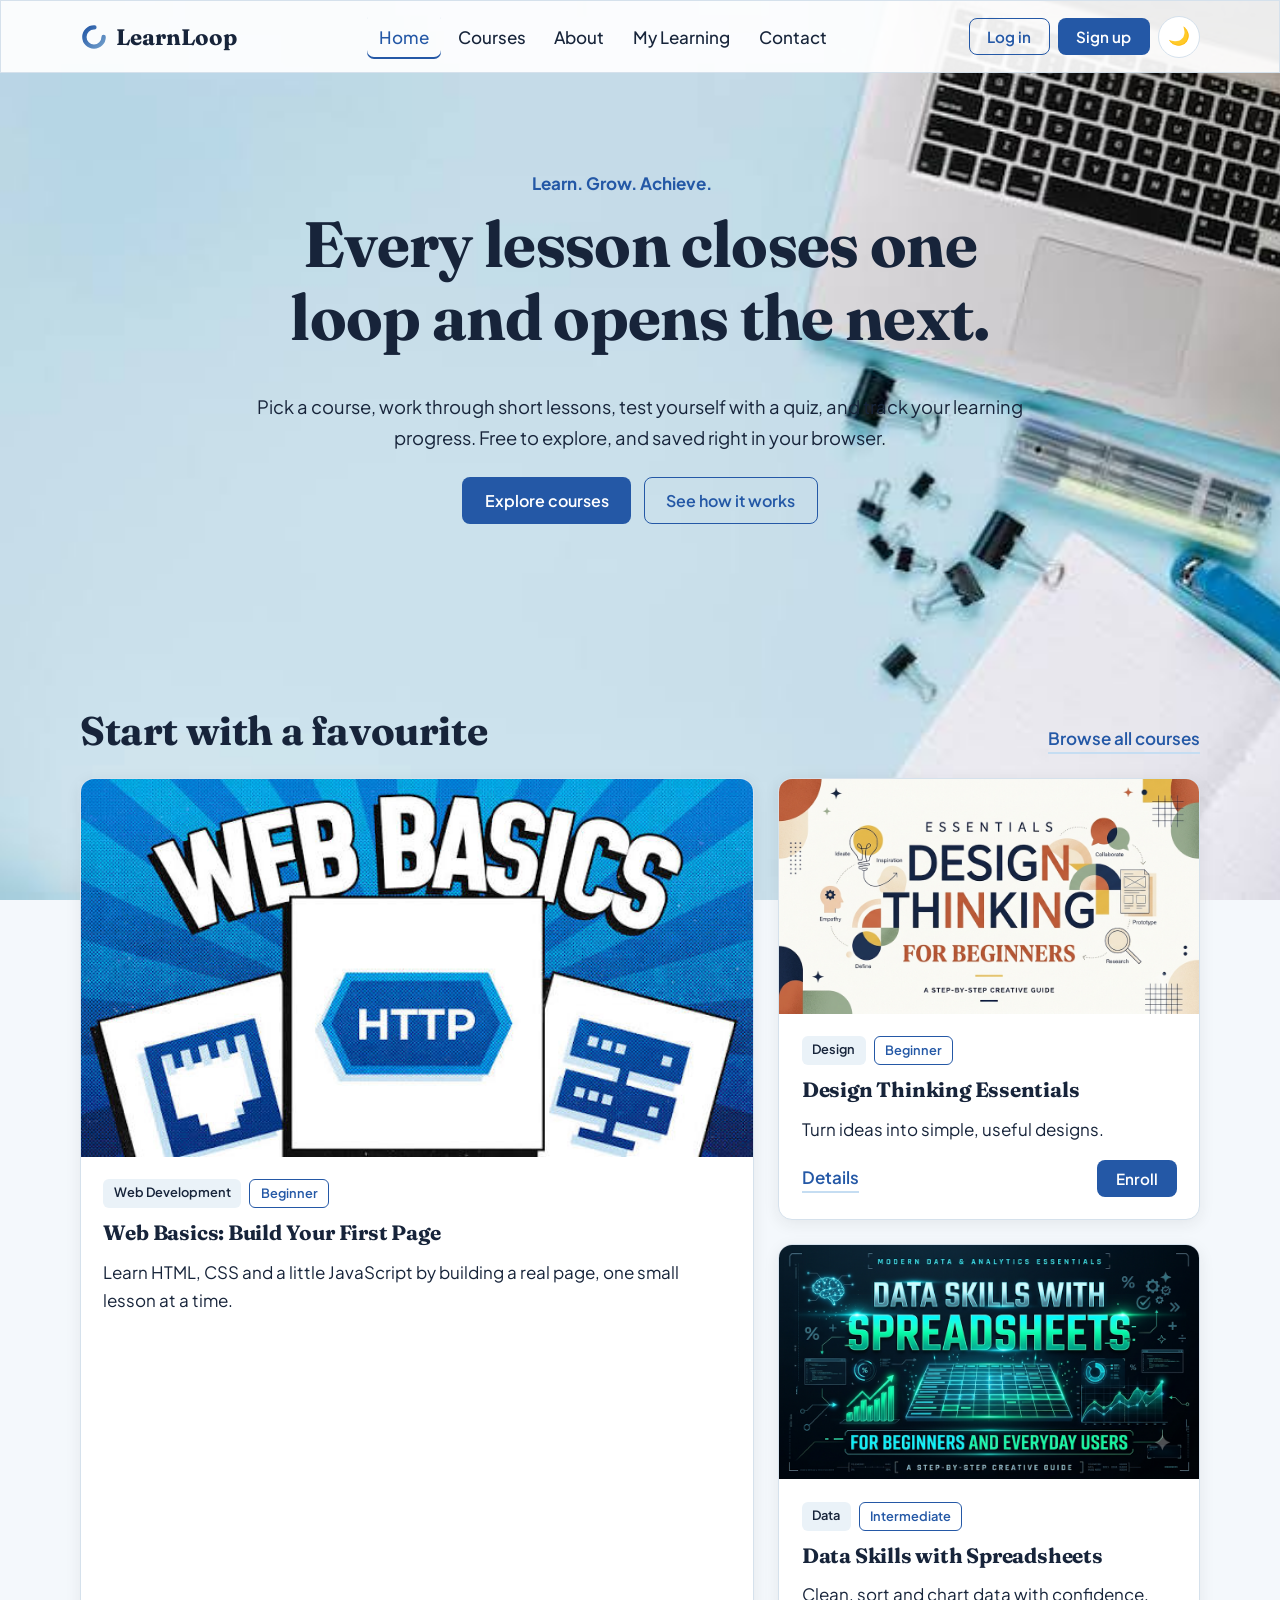
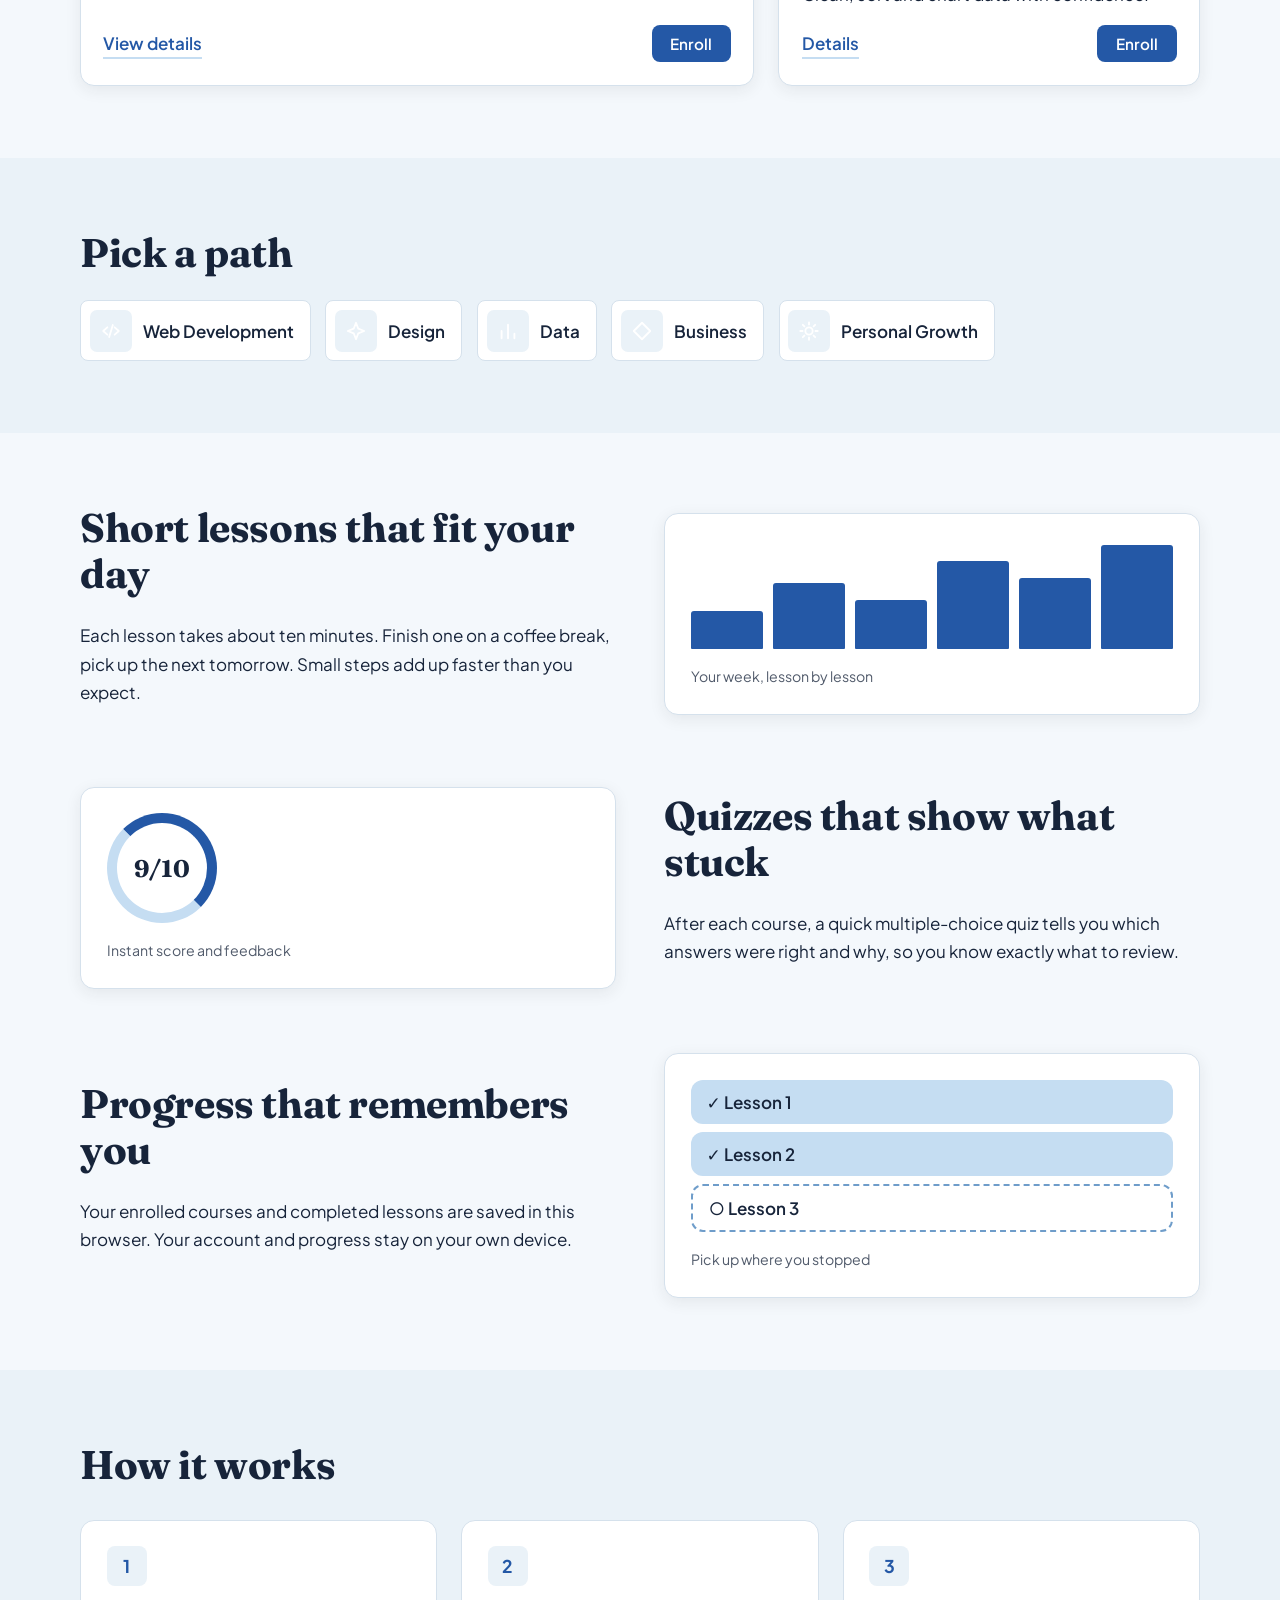
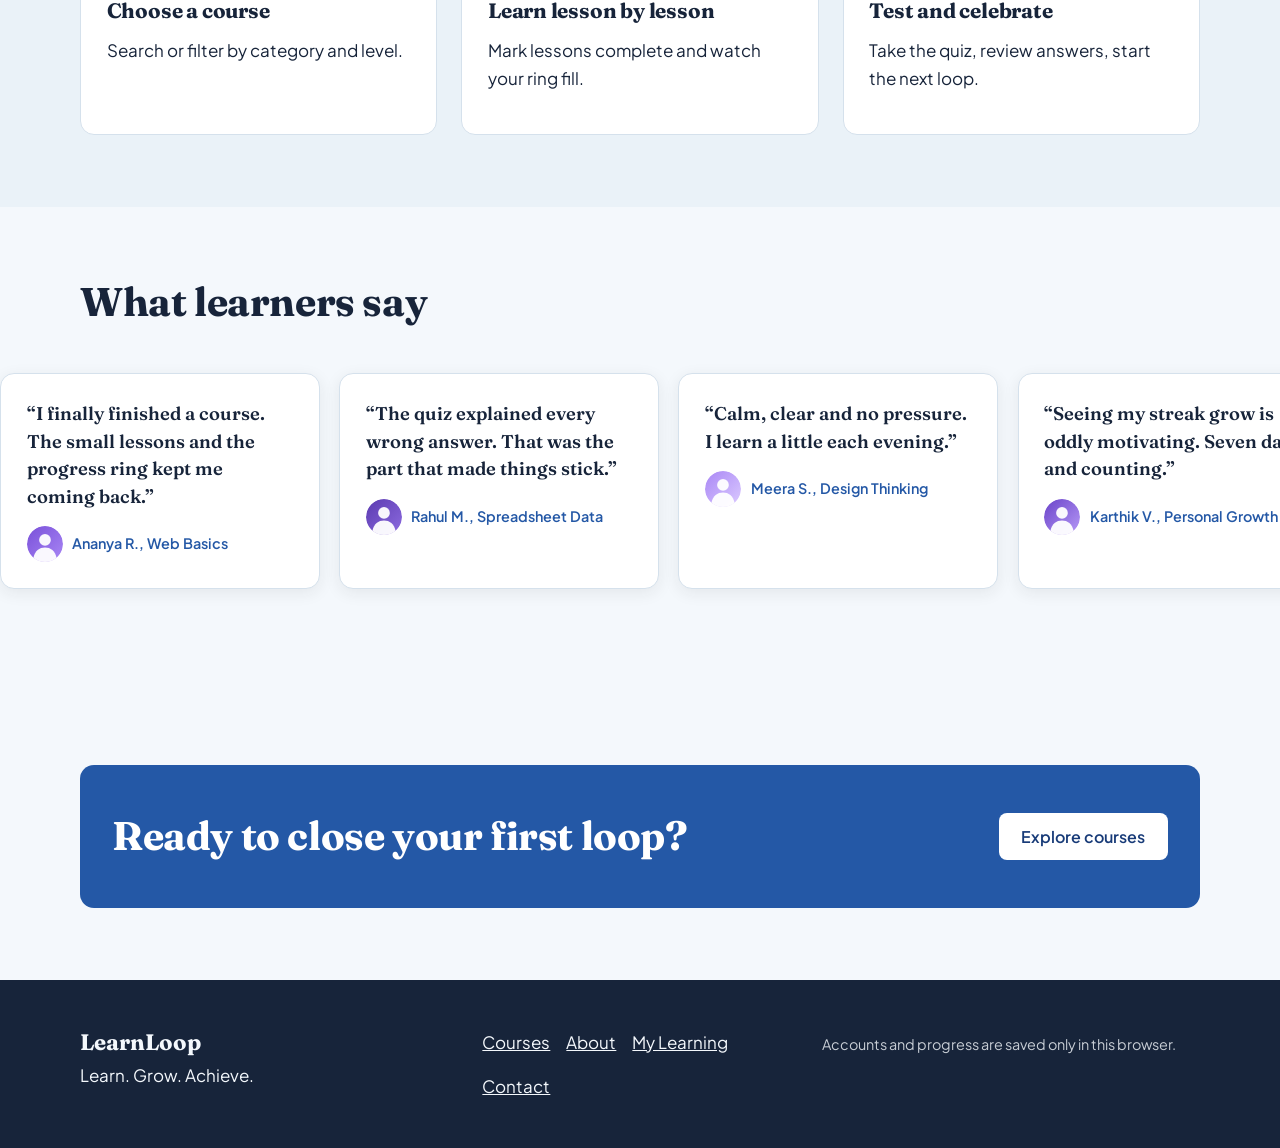
<file: LearnLoop/index.html>
<!DOCTYPE html>
<html lang="en">
<head>
  <meta charset="UTF-8">
  <meta name="viewport" content="width=device-width, initial-scale=1">
  <link rel="icon" href="assets/icons/favicon.svg" type="image/svg+xml">
  <title>LearnLoop – Learn. Grow. Achieve.</title>
  <meta name="description" content="LearnLoop is a friendly place to explore courses, take quizzes and track your learning progress.">
  <!-- Google Fonts: Fraunces (headings) and Plus Jakarta Sans (body). Fallback fonts are set in the CSS. -->
  <link rel="preconnect" href="https://fonts.googleapis.com">
  <link rel="preconnect" href="https://fonts.gstatic.com" crossorigin>
  <link href="https://fonts.googleapis.com/css2?family=Fraunces:opsz,wght@9..144,600;9..144,700&family=Plus+Jakarta+Sans:wght@400;500;600;700&display=swap" rel="stylesheet">
  <link rel="stylesheet" href="css/style.css">
  <link rel="stylesheet" href="css/responsive.css">
</head>
<body>
  <a class="skip-link" href="#main">Skip to content</a>

  <!-- ===== NAVIGATION BAR (frosted glass, stays at top) ===== -->
  <header class="site-header glass">
    <nav class="nav container" aria-label="Main">
      <a class="logo" href="index.html">
        <svg width="28" height="28" viewBox="0 0 32 32" aria-hidden="true"><circle cx="16" cy="16" r="11" fill="none" stroke="url(#lg)" stroke-width="5" stroke-linecap="round" stroke-dasharray="52 17"/><defs><linearGradient id="lg" x1="0" y1="0" x2="1" y2="1"><stop stop-color="#2458A6"/><stop offset="1" stop-color="#6F9DCA"/></linearGradient></defs></svg>
        LearnLoop
      </a>
      <ul class="nav-links" id="nav-links">
        <li><a href="index.html" aria-current="page">Home</a></li>
        <li><a href="courses.html">Courses</a></li>
        <li><a href="about.html">About</a></li>
        <li><a href="dashboard.html">My Learning</a></li>
        <li><a href="contact.html">Contact</a></li>
      </ul>
      <div class="nav-actions">
        <div class="auth-slot" id="auth-slot"></div>
        <button class="icon-btn" id="theme-toggle" aria-label="Switch to dark mode">🌙</button>
        <button class="icon-btn menu-btn" id="menu-btn" aria-label="Open menu" aria-expanded="false" aria-controls="nav-links">☰</button>
      </div>
    </nav>
  </header>

  <main id="main">
    <!-- ===== HERO ===== -->
    <section class="hero">
      <div class="aurora" aria-hidden="true"><span></span><span></span><span></span></div>
      <div class="container hero-grid">
        <div class="hero-text">
          <p class="tagline">Learn. Grow. Achieve.</p>
          <h1>Every lesson closes one loop and opens the next.</h1>
          <p class="lead">Pick a course, work through short lessons, test yourself with a quiz, and track your learning progress. Free to explore, and saved right in your browser.</p>
          <div class="hero-cta">
            <a class="btn btn-primary" href="courses.html">Explore courses</a>
            <a class="btn btn-ghost" href="#how">See how it works</a>
          </div>
        </div>
      </div>
    </section>

    <!-- ===== FEATURED COURSES: one big card + two smaller (staggered) ===== -->
    <section class="section" id="featured">
      <div class="container">
        <div class="section-head">
          <h2>Start with a favourite</h2>
          <a class="text-link" href="courses.html">Browse all courses</a>
        </div>
        <div class="featured-grid">
          <article class="card course course-big" style="--tone: linear-gradient(135deg,#2458A6,#6F9DCA)">
            <div class="course-art"><img src="assets/images/course-web.jpg" alt="" width="600" height="360" loading="lazy"></div>
            <div class="course-body">
              <div class="meta"><span class="tag">Web Development</span><span class="badge">Beginner</span></div>
              <h3>Web Basics: Build Your First Page</h3>
              <p>Learn HTML, CSS and a little JavaScript by building a real page, one small lesson at a time.</p>
              <div class="course-foot">
                <a class="text-link" href="course-details.html?id=web-basics">View details</a>
                <button class="btn btn-primary btn-sm enroll-btn" data-course="web-basics" data-title="Web Basics">Enroll</button>
              </div>
            </div>
          </article>
          <article class="card course course-sm" style="--tone: linear-gradient(135deg,#6F9DCA,#C5DDF2)">
            <div class="course-art"><img src="assets/images/course-design1.jpg" alt="Design Thinking Essentials cover" width="600" height="360" loading="lazy"></div>
            <div class="course-body">
              <div class="meta"><span class="tag">Design</span><span class="badge">Beginner</span></div>
              <h3>Design Thinking Essentials</h3>
              <p>Turn ideas into simple, useful designs.</p>
              <div class="course-foot">
                <a class="text-link" href="course-details.html?id=design-thinking">Details</a>
                <button class="btn btn-primary btn-sm enroll-btn" data-course="design-thinking" data-title="Design Thinking Essentials">Enroll</button>
              </div>
            </div>
          </article>
          <article class="card course course-sm offset" style="--tone: linear-gradient(135deg,#183B78,#2458A6)">
            <div class="course-art"><img src="assets/images/course-data.jpg" alt="" width="600" height="360" loading="lazy"></div>
            <div class="course-body">
              <div class="meta"><span class="tag">Data</span><span class="badge">Intermediate</span></div>
              <h3>Data Skills with Spreadsheets</h3>
              <p>Clean, sort and chart data with confidence.</p>
              <div class="course-foot">
                <a class="text-link" href="course-details.html?id=spreadsheet-data">Details</a>
                <button class="btn btn-primary btn-sm enroll-btn" data-course="spreadsheet-data" data-title="Data Skills with Spreadsheets">Enroll</button>
              </div>
            </div>
          </article>
        </div>
      </div>
    </section>

    <!-- ===== CATEGORIES: colourful pill tiles ===== -->
    <section class="section section-tint">
      <div class="container">
        <h2>Pick a path</h2>
        <ul class="categories">
          <li><a class="cat" href="courses.html?category=web" style="--tone:linear-gradient(135deg,#2458A6,#6F9DCA)"><span class="cat-icon"><img src="assets/icons/web.svg" alt="" width="22" height="22"></span>Web Development</a></li>
          <li><a class="cat" href="courses.html?category=design" style="--tone:linear-gradient(135deg,#6F9DCA,#C5DDF2)"><span class="cat-icon"><img src="assets/icons/design.svg" alt="" width="22" height="22"></span>Design</a></li>
          <li><a class="cat" href="courses.html?category=data" style="--tone:linear-gradient(135deg,#183B78,#2458A6)"><span class="cat-icon"><img src="assets/icons/data.svg" alt="" width="22" height="22"></span>Data</a></li>
          <li><a class="cat" href="courses.html?category=business" style="--tone:linear-gradient(135deg,#8d6be0,#b79af7)"><span class="cat-icon"><img src="assets/icons/business.svg" alt="" width="22" height="22"></span>Business</a></li>
          <li><a class="cat" href="courses.html?category=growth" style="--tone:linear-gradient(135deg,#183B78,#6F9DCA)"><span class="cat-icon"><img src="assets/icons/growth.svg" alt="" width="22" height="22"></span>Personal Growth</a></li>
        </ul>
      </div>
    </section>

    <!-- ===== WHY LEARNLOOP: alternating text / visual ===== -->
    <section class="section">
      <div class="container why">
        <div class="why-row">
          <div>
            <h2>Short lessons that fit your day</h2>
            <p>Each lesson takes about ten minutes. Finish one on a coffee break, pick up the next tomorrow. Small steps add up faster than you expect.</p>
          </div>
          <div class="why-visual card"><div class="bars" aria-hidden="true"><i style="--h:35%"></i><i style="--h:60%"></i><i style="--h:45%"></i><i style="--h:80%"></i><i style="--h:65%"></i><i style="--h:95%"></i></div><small>Your week, lesson by lesson</small></div>
        </div>
        <div class="why-row reverse">
          <div>
            <h2>Quizzes that show what stuck</h2>
            <p>After each course, a quick multiple-choice quiz tells you which answers were right and why, so you know exactly what to review.</p>
          </div>
          <div class="why-visual card"><div class="mini-ring" aria-hidden="true">9/10</div><small>Instant score and feedback</small></div>
        </div>
        <div class="why-row">
          <div>
            <h2>Progress that remembers you</h2>
            <p>Your enrolled courses and completed lessons are saved in this browser. Your account and progress stay on your own device.</p>
          </div>
          <div class="why-visual card"><div class="check-list" aria-hidden="true"><span>✓ Lesson 1</span><span>✓ Lesson 2</span><span class="todo">○ Lesson 3</span></div><small>Pick up where you stopped</small></div>
        </div>
      </div>
    </section>

    <!-- ===== HOW IT WORKS: a real sequence, so numbered steps make sense ===== -->
    <section class="section section-tint" id="how">
      <div class="container">
        <h2>How it works</h2>
        <ol class="steps">
          <li><span class="step-num">1</span><h3>Choose a course</h3><p>Search or filter by category and level.</p></li>
          <li><span class="step-num">2</span><h3>Learn lesson by lesson</h3><p>Mark lessons complete and watch your ring fill.</p></li>
          <li><span class="step-num">3</span><h3>Test and celebrate</h3><p>Take the quiz, review answers, start the next loop.</p></li>
        </ol>
      </div>
    </section>

    <!-- ===== TESTIMONIALS: horizontal scroll ===== -->
    <section class="section">
      <div class="container"><h2>What learners say</h2></div>
      <div class="quotes" tabindex="0" aria-label="Learner testimonials, scroll sideways">
        <figure class="card quote"><blockquote>“I finally finished a course. The small lessons and the progress ring kept me coming back.”</blockquote><figcaption><img class="avatar-img" src="assets/images/avatar-1.svg" alt="" width="36" height="36">Ananya R., Web Basics</figcaption></figure>
        <figure class="card quote"><blockquote>“The quiz explained every wrong answer. That was the part that made things stick.”</blockquote><figcaption><img class="avatar-img" src="assets/images/avatar-2.svg" alt="" width="36" height="36">Rahul M., Spreadsheet Data</figcaption></figure>
        <figure class="card quote"><blockquote>“Calm, clear and no pressure. I learn a little each evening.”</blockquote><figcaption><img class="avatar-img" src="assets/images/avatar-3.svg" alt="" width="36" height="36">Meera S., Design Thinking</figcaption></figure>
        <figure class="card quote"><blockquote>“Seeing my streak grow is oddly motivating. Seven days and counting.”</blockquote><figcaption><img class="avatar-img" src="assets/images/avatar-4.svg" alt="" width="36" height="36">Karthik V., Personal Growth</figcaption></figure>
      </div>
    </section>

    <!-- ===== CALL TO ACTION ===== -->
    <section class="section">
      <div class="container cta-band">
        <h2>Ready to close your first loop?</h2>
        <a class="btn btn-light" href="courses.html">Explore courses</a>
      </div>
    </section>
  </main>

  <!-- ===== FOOTER ===== -->
  <footer class="site-footer">
    <div class="container footer-grid">
      <div><a class="logo" href="index.html">LearnLoop</a><p>Learn. Grow. Achieve.</p></div>
      <nav aria-label="Footer"><a href="courses.html">Courses</a><a href="about.html">About</a><a href="dashboard.html">My Learning</a><a href="contact.html">Contact</a></nav>
      <p class="small">Accounts and progress are saved only in this browser.</p>
    </div>
  </footer>

  <!-- Toast messages appear here -->
  <div id="toast" class="toast" role="status" aria-live="polite"></div>

  <script src="js/main.js"></script>
</body>
</html>
</file>
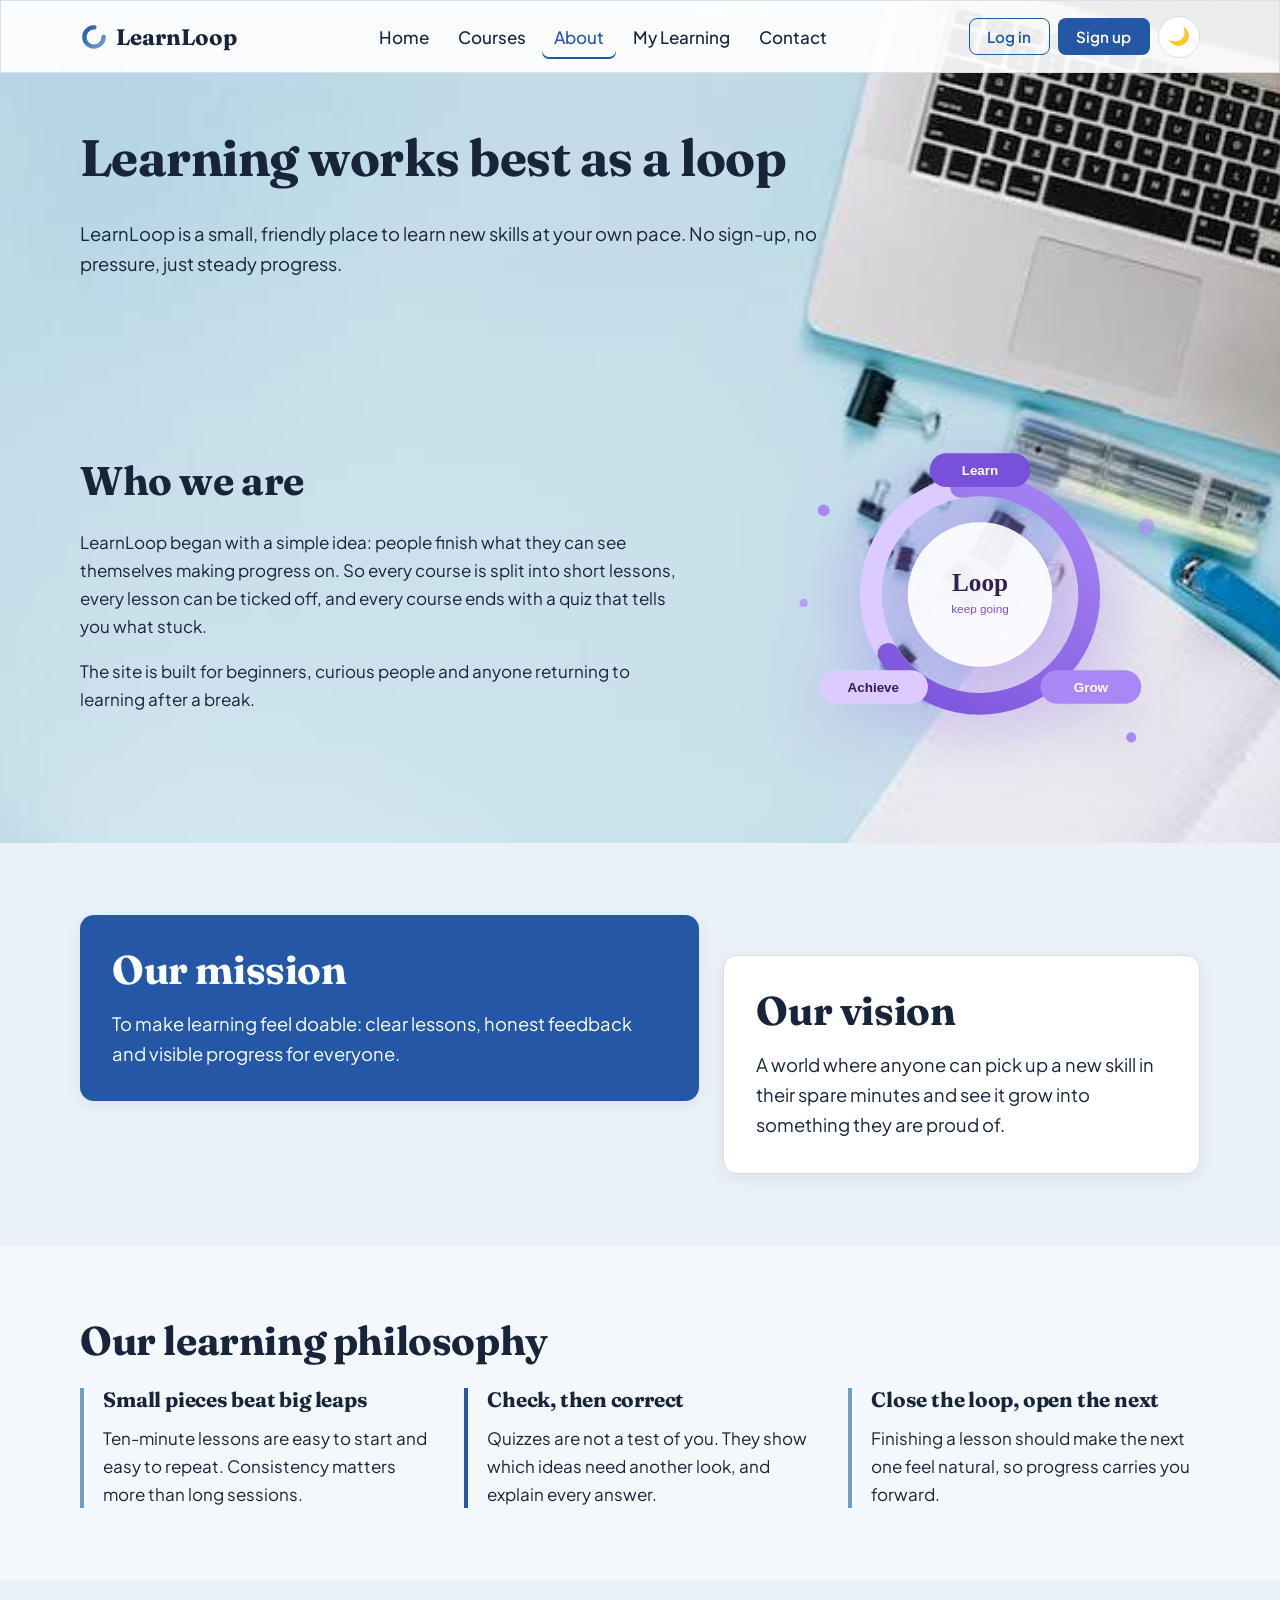
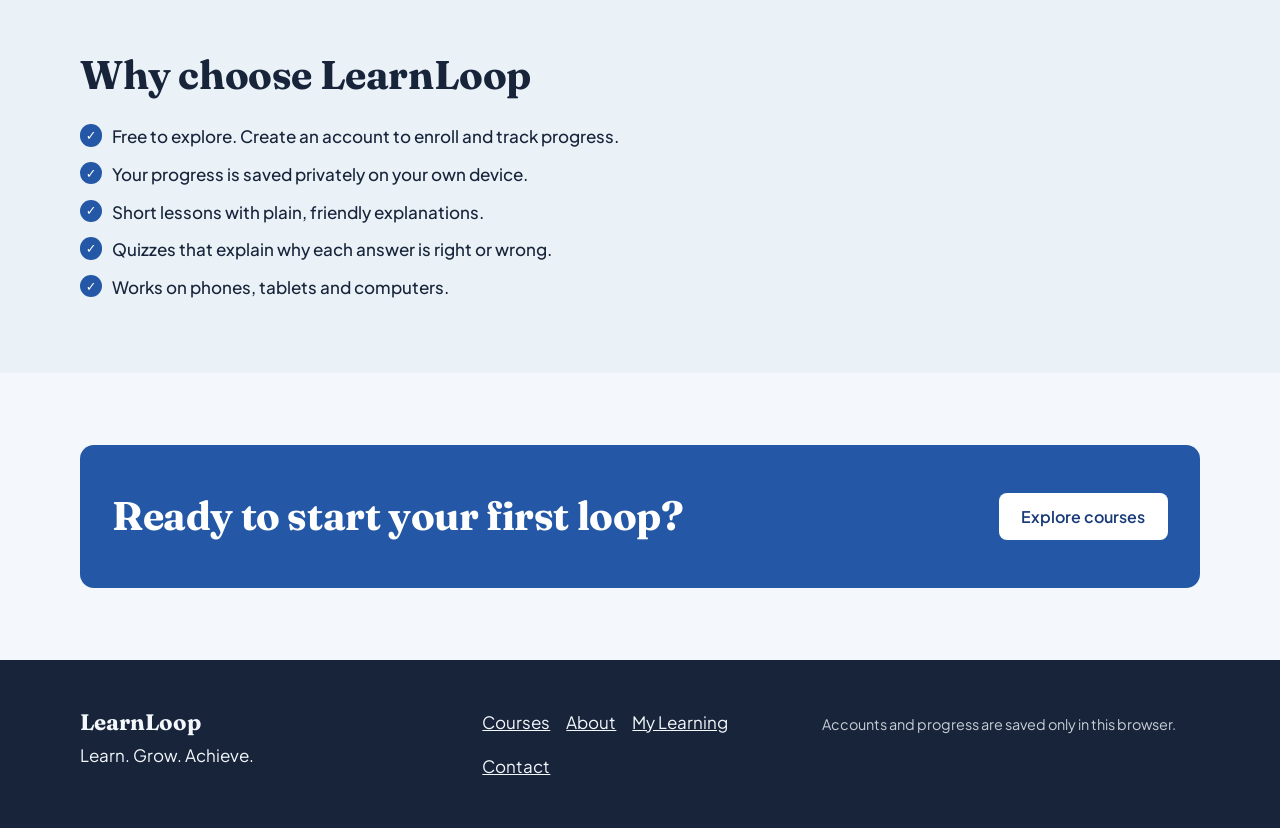
<file: LearnLoop/about.html>
<!DOCTYPE html>
<html lang="en">
<head>
  <meta charset="UTF-8">
  <meta name="viewport" content="width=device-width, initial-scale=1">
  <link rel="icon" href="assets/icons/favicon.svg" type="image/svg+xml">
  <title>About Us – LearnLoop</title>
  <meta name="description" content="Learn about LearnLoop, our mission, vision and learning philosophy.">
  <link rel="preconnect" href="https://fonts.googleapis.com">
  <link rel="preconnect" href="https://fonts.gstatic.com" crossorigin>
  <link href="https://fonts.googleapis.com/css2?family=Fraunces:opsz,wght@9..144,600;9..144,700&family=Plus+Jakarta+Sans:wght@400;500;600;700&display=swap" rel="stylesheet">
  <link rel="stylesheet" href="css/style.css">
  <link rel="stylesheet" href="css/responsive.css">
</head>
<body>
  <a class="skip-link" href="#main">Skip to content</a>

  <header class="site-header glass">
    <nav class="nav container" aria-label="Main">
      <a class="logo" href="index.html">
        <svg width="28" height="28" viewBox="0 0 32 32" aria-hidden="true"><circle cx="16" cy="16" r="11" fill="none" stroke="url(#lg)" stroke-width="5" stroke-linecap="round" stroke-dasharray="52 17"/><defs><linearGradient id="lg" x1="0" y1="0" x2="1" y2="1"><stop stop-color="#2458A6"/><stop offset="1" stop-color="#6F9DCA"/></linearGradient></defs></svg>
        LearnLoop
      </a>
      <ul class="nav-links" id="nav-links">
        <li><a href="index.html">Home</a></li>
        <li><a href="courses.html">Courses</a></li>
        <li><a href="about.html" aria-current="page">About</a></li>
        <li><a href="dashboard.html">My Learning</a></li>
        <li><a href="contact.html">Contact</a></li>
      </ul>
      <div class="nav-actions">
        <div class="auth-slot" id="auth-slot"></div>
        <button class="icon-btn" id="theme-toggle" aria-label="Switch to dark mode">🌙</button>
        <button class="icon-btn menu-btn" id="menu-btn" aria-label="Open menu" aria-expanded="false" aria-controls="nav-links">☰</button>
      </div>
    </nav>
  </header>

  <main id="main">
    <section class="page-hero">
      <div class="aurora" aria-hidden="true"><span></span><span></span></div>
      <div class="container">
        <h1>Learning works best as a loop</h1>
        <p class="lead">LearnLoop is a small, friendly place to learn new skills at your own pace. No sign-up, no pressure, just steady progress.</p>
      </div>
    </section>
    <section class="section">
      <div class="container about-intro">
        <div>
          <h2>Who we are</h2>
          <p>LearnLoop began with a simple idea: people finish what they can see themselves making progress on. So every course is split into short lessons, every lesson can be ticked off, and every course ends with a quiz that tells you what stuck.</p>
          <p>The site is built for beginners, curious people and anyone returning to learning after a break.</p>
        </div>
        <img class="about-art" src="assets/images/about-learning.svg" alt="A loop connecting Learn, Grow and Achieve" width="500" height="420">
      </div>
    </section>

    <section class="section section-tint">
      <div class="container mv-grid">
        <article class="card mv mv-mission">
          <h2>Our mission</h2>
          <p>To make learning feel doable: clear lessons, honest feedback and visible progress for everyone.</p>
        </article>
        <article class="card mv mv-vision">
          <h2>Our vision</h2>
          <p>A world where anyone can pick up a new skill in their spare minutes and see it grow into something they are proud of.</p>
        </article>
      </div>
    </section>

    <section class="section">
      <div class="container">
        <h2>Our learning philosophy</h2>
        <div class="philosophy">
          <article><h3>Small pieces beat big leaps</h3><p>Ten-minute lessons are easy to start and easy to repeat. Consistency matters more than long sessions.</p></article>
          <article><h3>Check, then correct</h3><p>Quizzes are not a test of you. They show which ideas need another look, and explain every answer.</p></article>
          <article><h3>Close the loop, open the next</h3><p>Finishing a lesson should make the next one feel natural, so progress carries you forward.</p></article>
        </div>
      </div>
    </section>

    <section class="section section-tint">
      <div class="container why-choose">
        <h2>Why choose LearnLoop</h2>
        <ul class="learn-list">
          <li>Free to explore. Create an account to enroll and track progress.</li>
          <li>Your progress is saved privately on your own device.</li>
          <li>Short lessons with plain, friendly explanations.</li>
          <li>Quizzes that explain why each answer is right or wrong.</li>
          <li>Works on phones, tablets and computers.</li>
        </ul>
      </div>
    </section>

    <section class="section">
      <div class="container cta-band">
        <h2>Ready to start your first loop?</h2>
        <a class="btn btn-light" href="courses.html">Explore courses</a>
      </div>
    </section>
  </main>

  <footer class="site-footer">
    <div class="container footer-grid">
      <div><a class="logo" href="index.html">LearnLoop</a><p>Learn. Grow. Achieve.</p></div>
      <nav aria-label="Footer"><a href="courses.html">Courses</a><a href="about.html">About</a><a href="dashboard.html">My Learning</a><a href="contact.html">Contact</a></nav>
      <p class="small">Accounts and progress are saved only in this browser.</p>
    </div>
  </footer>

  <div id="toast" class="toast" role="status" aria-live="polite"></div>
  <script src="js/main.js"></script>
</body>
</html>
</file>
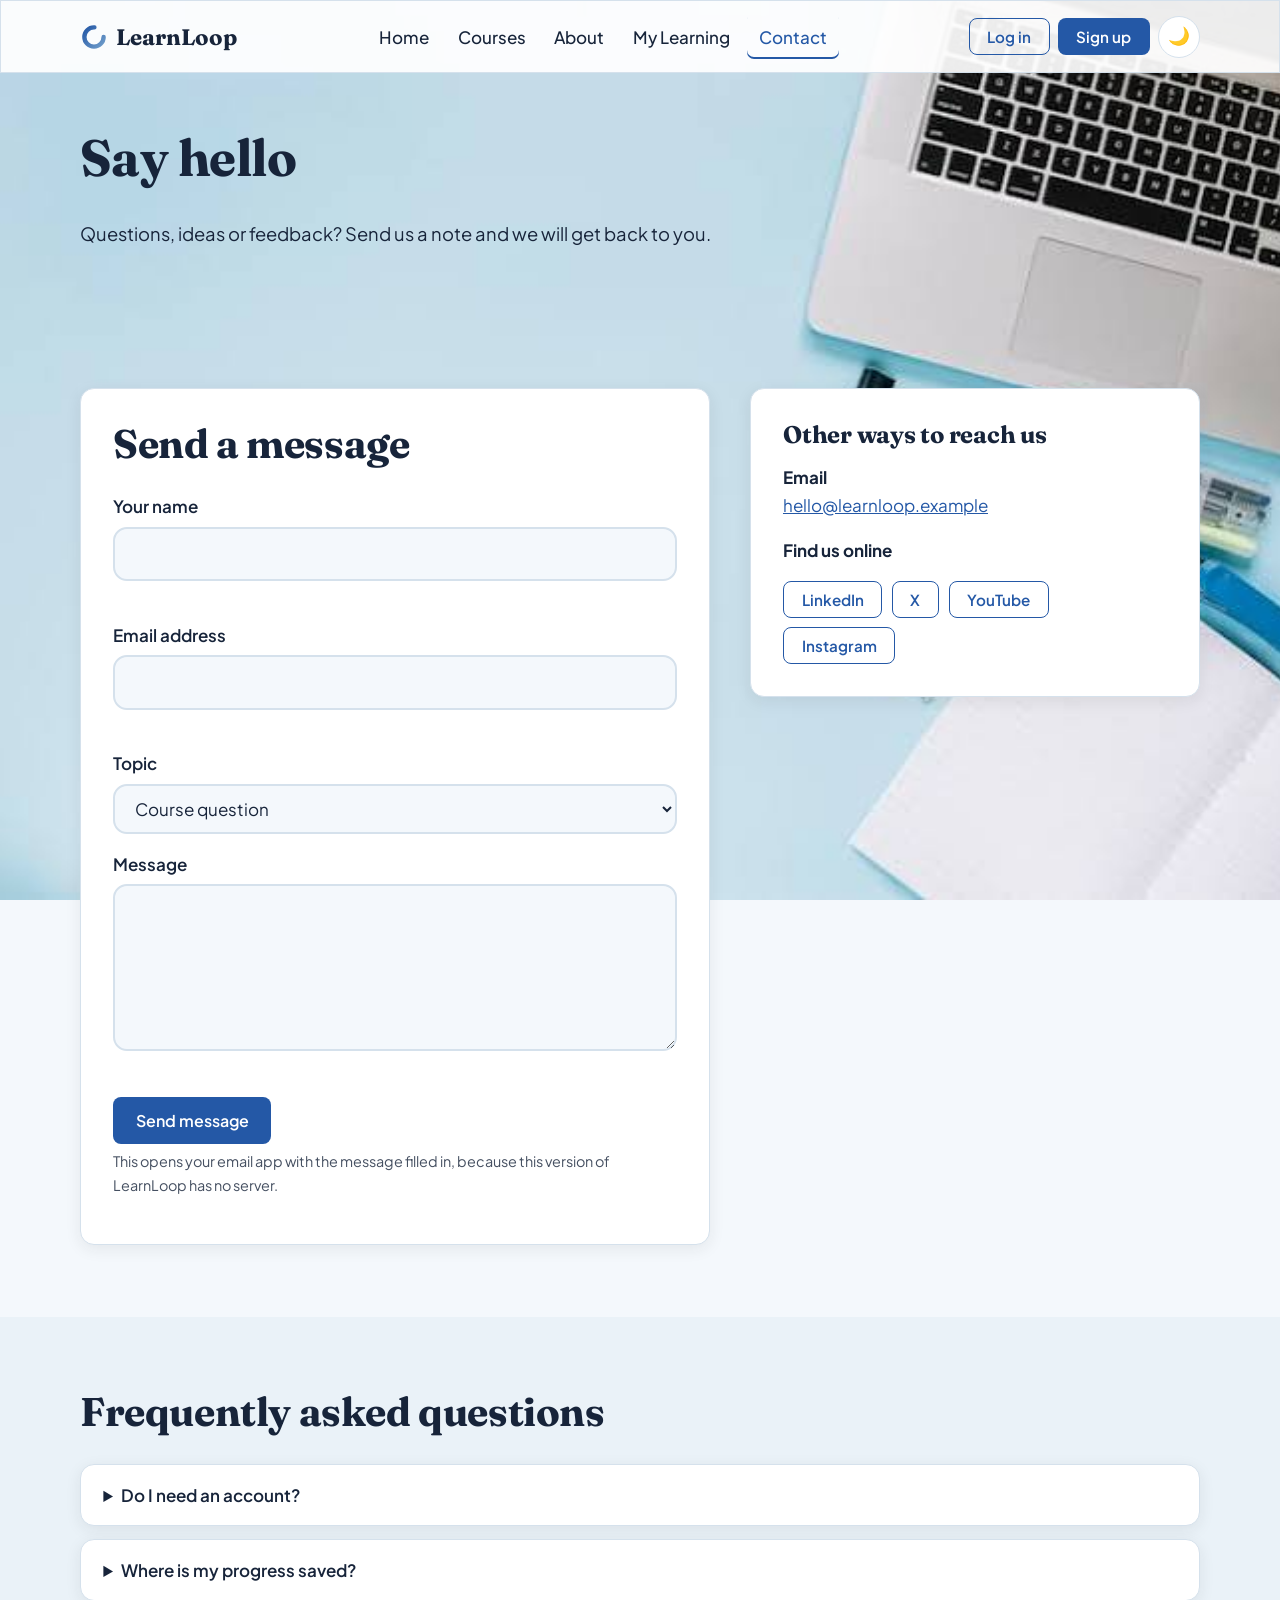
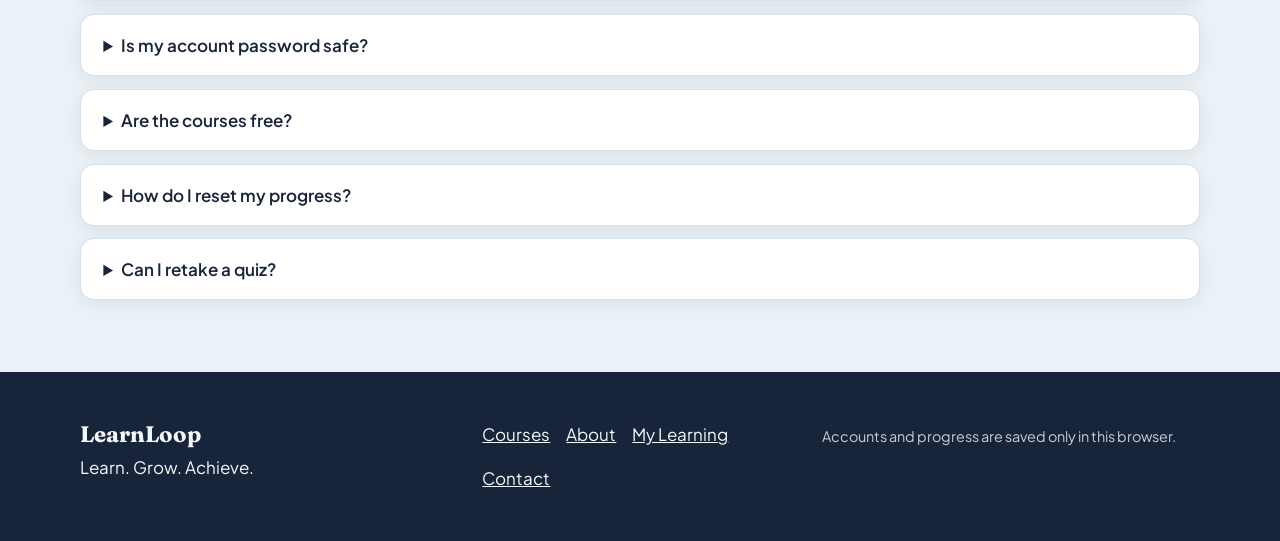
<file: LearnLoop/contact.html>
<!DOCTYPE html>
<html lang="en">
<head>
  <meta charset="UTF-8">
  <meta name="viewport" content="width=device-width, initial-scale=1">
  <link rel="icon" href="assets/icons/favicon.svg" type="image/svg+xml">
  <title>Contact Us – LearnLoop</title>
  <meta name="description" content="Contact LearnLoop: send a message, find us online and read common questions.">
  <link rel="preconnect" href="https://fonts.googleapis.com">
  <link rel="preconnect" href="https://fonts.gstatic.com" crossorigin>
  <link href="https://fonts.googleapis.com/css2?family=Fraunces:opsz,wght@9..144,600;9..144,700&family=Plus+Jakarta+Sans:wght@400;500;600;700&display=swap" rel="stylesheet">
  <link rel="stylesheet" href="css/style.css">
  <link rel="stylesheet" href="css/responsive.css">
</head>
<body>
  <a class="skip-link" href="#main">Skip to content</a>

  <header class="site-header glass">
    <nav class="nav container" aria-label="Main">
      <a class="logo" href="index.html">
        <svg width="28" height="28" viewBox="0 0 32 32" aria-hidden="true"><circle cx="16" cy="16" r="11" fill="none" stroke="url(#lg)" stroke-width="5" stroke-linecap="round" stroke-dasharray="52 17"/><defs><linearGradient id="lg" x1="0" y1="0" x2="1" y2="1"><stop stop-color="#2458A6"/><stop offset="1" stop-color="#6F9DCA"/></linearGradient></defs></svg>
        LearnLoop
      </a>
      <ul class="nav-links" id="nav-links">
        <li><a href="index.html">Home</a></li>
        <li><a href="courses.html">Courses</a></li>
        <li><a href="about.html">About</a></li>
        <li><a href="dashboard.html">My Learning</a></li>
        <li><a href="contact.html" aria-current="page">Contact</a></li>
      </ul>
      <div class="nav-actions">
        <div class="auth-slot" id="auth-slot"></div>
        <button class="icon-btn" id="theme-toggle" aria-label="Switch to dark mode">🌙</button>
        <button class="icon-btn menu-btn" id="menu-btn" aria-label="Open menu" aria-expanded="false" aria-controls="nav-links">☰</button>
      </div>
    </nav>
  </header>

  <main id="main">
    <section class="page-hero">
      <div class="aurora" aria-hidden="true"><span></span><span></span></div>
      <div class="container">
        <h1>Say hello</h1>
        <p class="lead">Questions, ideas or feedback? Send us a note and we will get back to you.</p>
      </div>
    </section>
    <section class="section">
      <div class="container contact-grid">
        <form class="card contact-form" id="contact-form" novalidate>
          <h2>Send a message</h2>
          <label for="c-name">Your name</label>
          <input id="c-name" name="name" type="text" autocomplete="name" aria-describedby="e-name">
          <span class="error" id="e-name"></span>
          <label for="c-email">Email address</label>
          <input id="c-email" name="email" type="email" autocomplete="email" aria-describedby="e-email">
          <span class="error" id="e-email"></span>
          <label for="c-topic">Topic</label>
          <select id="c-topic" name="topic"><option>Course question</option><option>Feedback</option><option>Report a problem</option><option>Something else</option></select>
          <label for="c-message">Message</label>
          <textarea id="c-message" name="message" rows="5" aria-describedby="e-message"></textarea>
          <span class="error" id="e-message"></span>
          <button class="btn btn-primary" type="submit">Send message</button>
          <p class="small">This opens your email app with the message filled in, because this version of LearnLoop has no server.</p>
        </form>

        <aside class="contact-info">
          <div class="card info-card">
            <h2>Other ways to reach us</h2>
            <p><strong>Email</strong><br><a href="mailto:hello@learnloop.example">hello@learnloop.example</a></p>
            <p><strong>Find us online</strong></p>
            <ul class="social">
              <li><a class="btn btn-ghost btn-sm" href="https://www.linkedin.com" target="_blank" rel="noopener">LinkedIn</a></li>
              <li><a class="btn btn-ghost btn-sm" href="https://x.com" target="_blank" rel="noopener">X</a></li>
              <li><a class="btn btn-ghost btn-sm" href="https://www.youtube.com" target="_blank" rel="noopener">YouTube</a></li>
              <li><a class="btn btn-ghost btn-sm" href="https://www.instagram.com" target="_blank" rel="noopener">Instagram</a></li>
            </ul>
          </div>
        </aside>
      </div>
    </section>

    <section class="section section-tint">
      <div class="container faq">
        <h2>Frequently asked questions</h2>
        <details class="card"><summary>Do I need an account?</summary><p>You can browse courses without one. To enroll, learn and take quizzes you need a free account, which is created and stored in your own browser.</p></details>
        <details class="card"><summary>Where is my progress saved?</summary><p>Accounts and progress are saved in this browser only (LocalStorage). If you clear your browser data or switch device, they will not follow you.</p></details>
        <details class="card"><summary>Is my account password safe?</summary><p>Passwords are scrambled before saving, but accounts live only in your browser, so this is not a secure service. Do not reuse an important password.</p></details>
        <details class="card"><summary>Are the courses free?</summary><p>Yes. All sample courses and quizzes are free to use.</p></details>
        <details class="card"><summary>How do I reset my progress?</summary><p>Open My Learning and use the “Reset my progress” button at the bottom of the page.</p></details>
        <details class="card"><summary>Can I retake a quiz?</summary><p>Yes, as many times as you like. We keep your best score.</p></details>
      </div>
    </section>
  </main>

  <footer class="site-footer">
    <div class="container footer-grid">
      <div><a class="logo" href="index.html">LearnLoop</a><p>Learn. Grow. Achieve.</p></div>
      <nav aria-label="Footer"><a href="courses.html">Courses</a><a href="about.html">About</a><a href="dashboard.html">My Learning</a><a href="contact.html">Contact</a></nav>
      <p class="small">Accounts and progress are saved only in this browser.</p>
    </div>
  </footer>

  <div id="toast" class="toast" role="status" aria-live="polite"></div>
  <script src="js/main.js"></script>
</body>
</html>
</file>
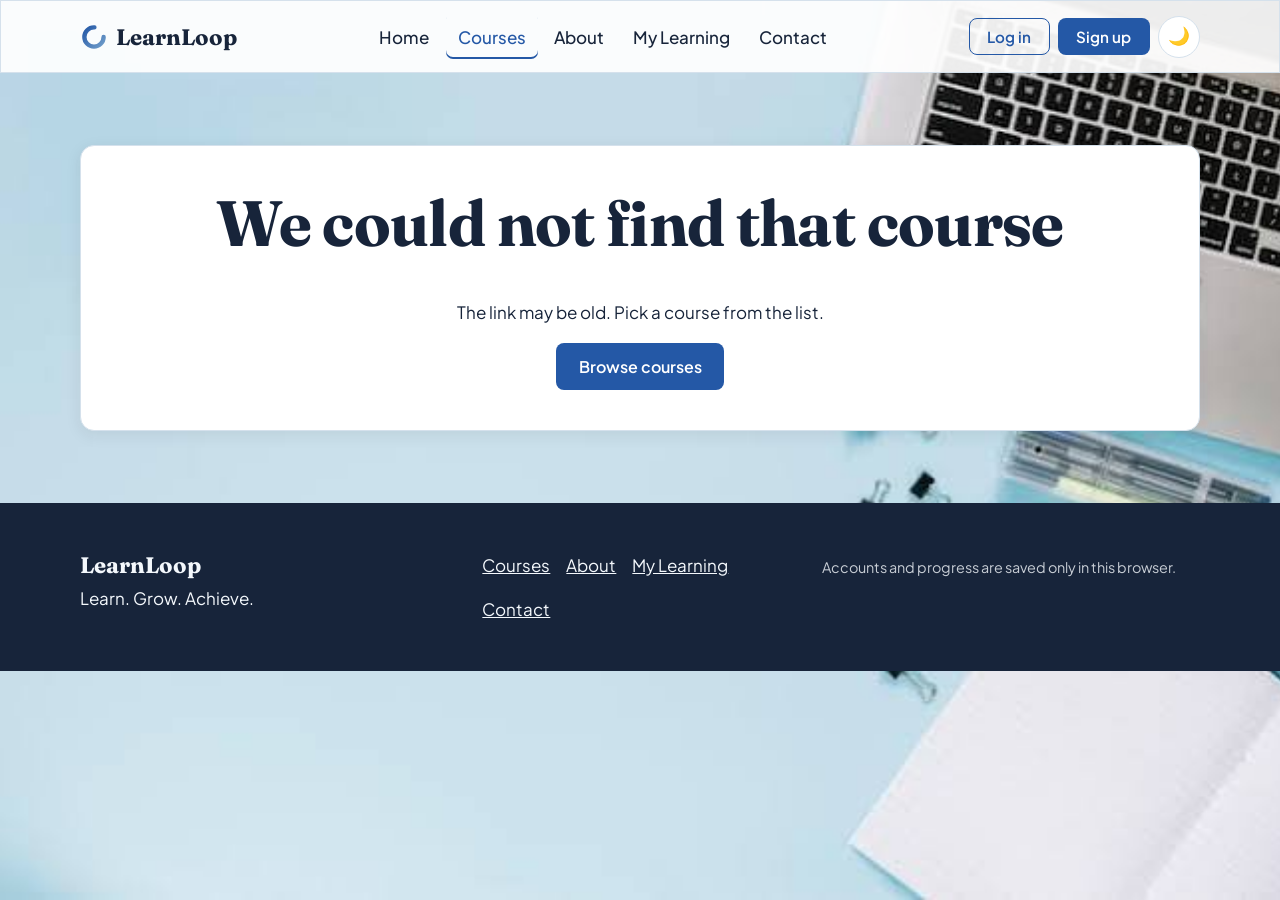
<file: LearnLoop/course-details.html>
<!DOCTYPE html>
<html lang="en">
<head>
  <meta charset="UTF-8">
  <meta name="viewport" content="width=device-width, initial-scale=1">
  <link rel="icon" href="assets/icons/favicon.svg" type="image/svg+xml">
  <title>Course Details – LearnLoop</title>
  <meta name="description" content="Course overview, curriculum, lessons and learning materials on LearnLoop.">
  <link rel="preconnect" href="https://fonts.googleapis.com">
  <link rel="preconnect" href="https://fonts.gstatic.com" crossorigin>
  <link href="https://fonts.googleapis.com/css2?family=Fraunces:opsz,wght@9..144,600;9..144,700&family=Plus+Jakarta+Sans:wght@400;500;600;700&display=swap" rel="stylesheet">
  <link rel="stylesheet" href="css/style.css">
  <link rel="stylesheet" href="css/responsive.css">
</head>
<body>
  <a class="skip-link" href="#main">Skip to content</a>

  <!-- Same navigation bar as the homepage; "Courses" is marked as the current page -->
  <header class="site-header glass">
    <nav class="nav container" aria-label="Main">
      <a class="logo" href="index.html">
        <svg width="28" height="28" viewBox="0 0 32 32" aria-hidden="true"><circle cx="16" cy="16" r="11" fill="none" stroke="url(#lg)" stroke-width="5" stroke-linecap="round" stroke-dasharray="52 17"/><defs><linearGradient id="lg" x1="0" y1="0" x2="1" y2="1"><stop stop-color="#2458A6"/><stop offset="1" stop-color="#6F9DCA"/></linearGradient></defs></svg>
        LearnLoop
      </a>
      <ul class="nav-links" id="nav-links">
        <li><a href="index.html">Home</a></li>
        <li><a href="courses.html" aria-current="page">Courses</a></li>
        <li><a href="about.html">About</a></li>
        <li><a href="dashboard.html">My Learning</a></li>
        <li><a href="contact.html">Contact</a></li>
      </ul>
      <div class="nav-actions">
        <div class="auth-slot" id="auth-slot"></div>
        <button class="icon-btn" id="theme-toggle" aria-label="Switch to dark mode">🌙</button>
        <button class="icon-btn menu-btn" id="menu-btn" aria-label="Open menu" aria-expanded="false" aria-controls="nav-links">☰</button>
      </div>
    </nav>
  </header>

  <main id="main">
    <!-- courses.js fills this in using the ?id= part of the link -->
    <div id="detail-root"></div>
  </main>

  <footer class="site-footer">
    <div class="container footer-grid">
      <div><a class="logo" href="index.html">LearnLoop</a><p>Learn. Grow. Achieve.</p></div>
      <nav aria-label="Footer"><a href="courses.html">Courses</a><a href="about.html">About</a><a href="dashboard.html">My Learning</a><a href="contact.html">Contact</a></nav>
      <p class="small">Accounts and progress are saved only in this browser.</p>
    </div>
  </footer>

  <div id="toast" class="toast" role="status" aria-live="polite"></div>
  <!-- main.js first (shared helpers), then courses.js -->
  <script src="js/main.js"></script>
  <script src="js/courses.js"></script>
</body>
</html>
</file>
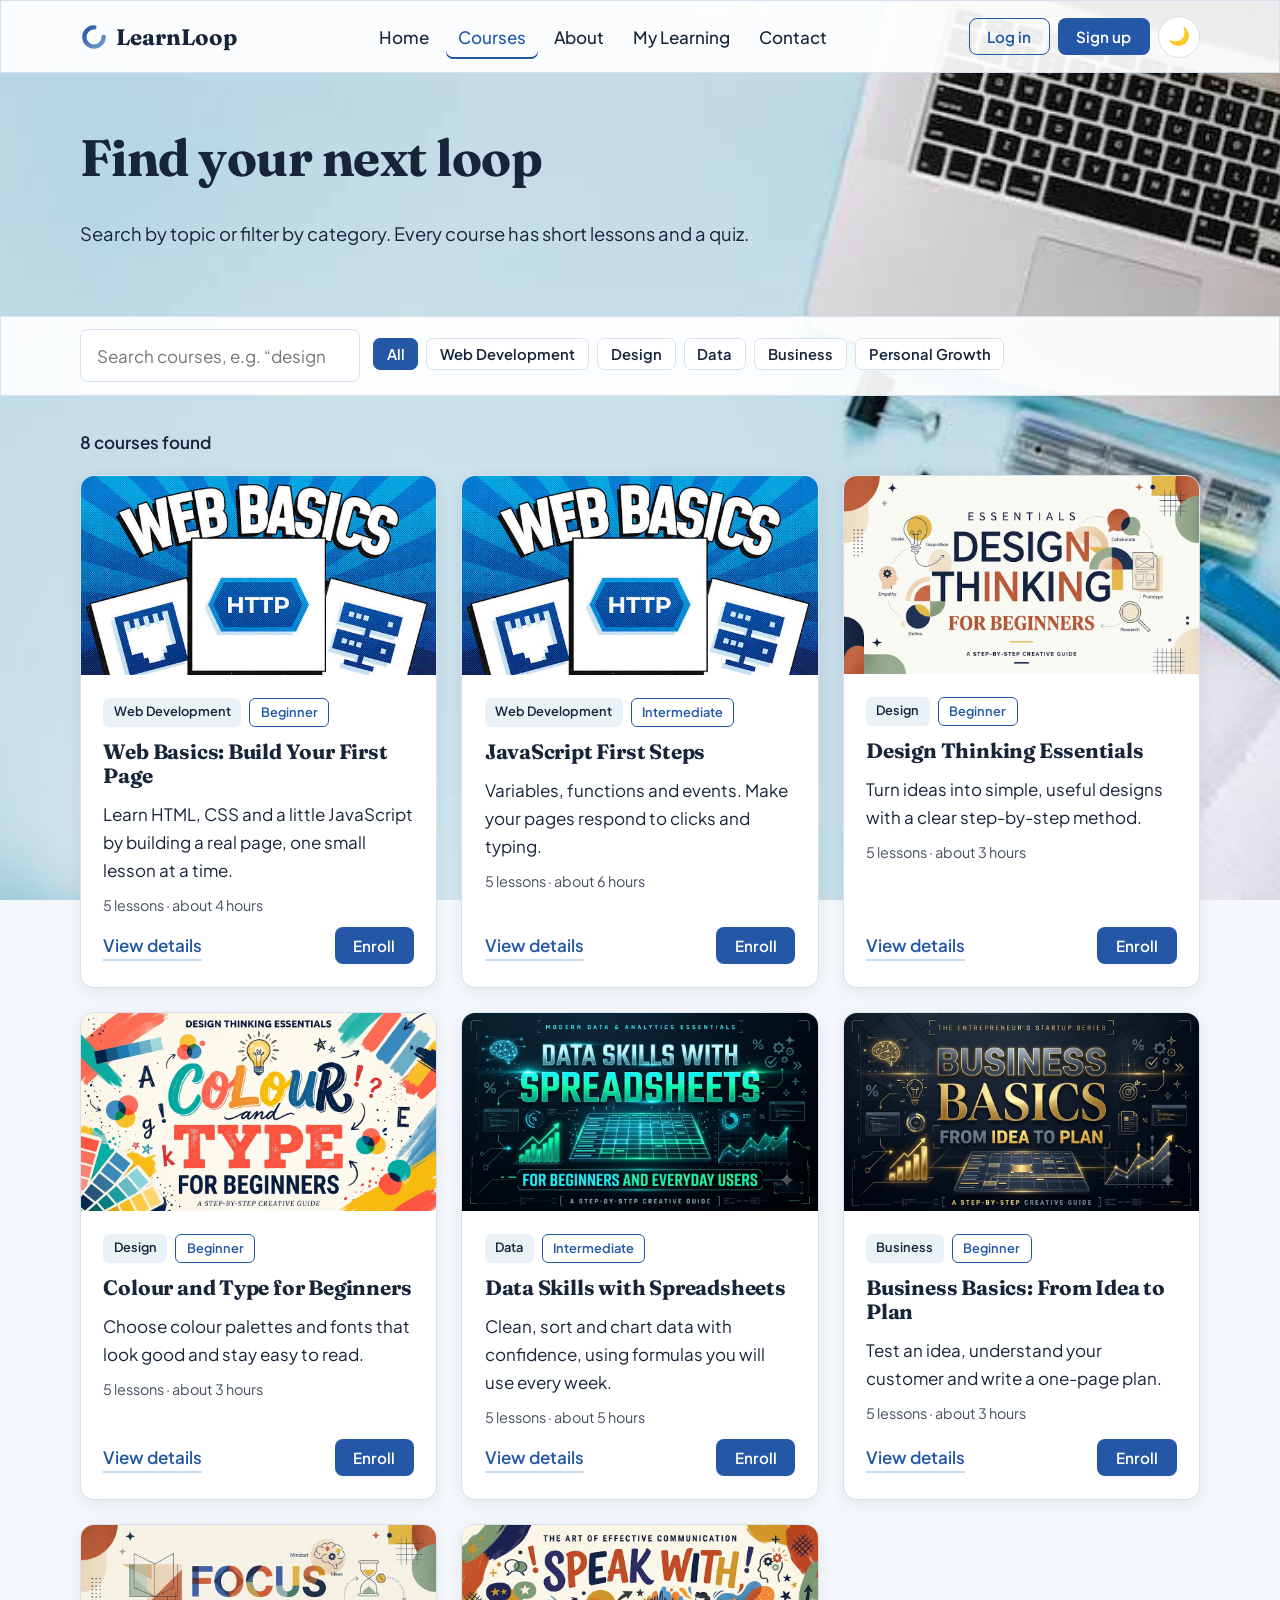
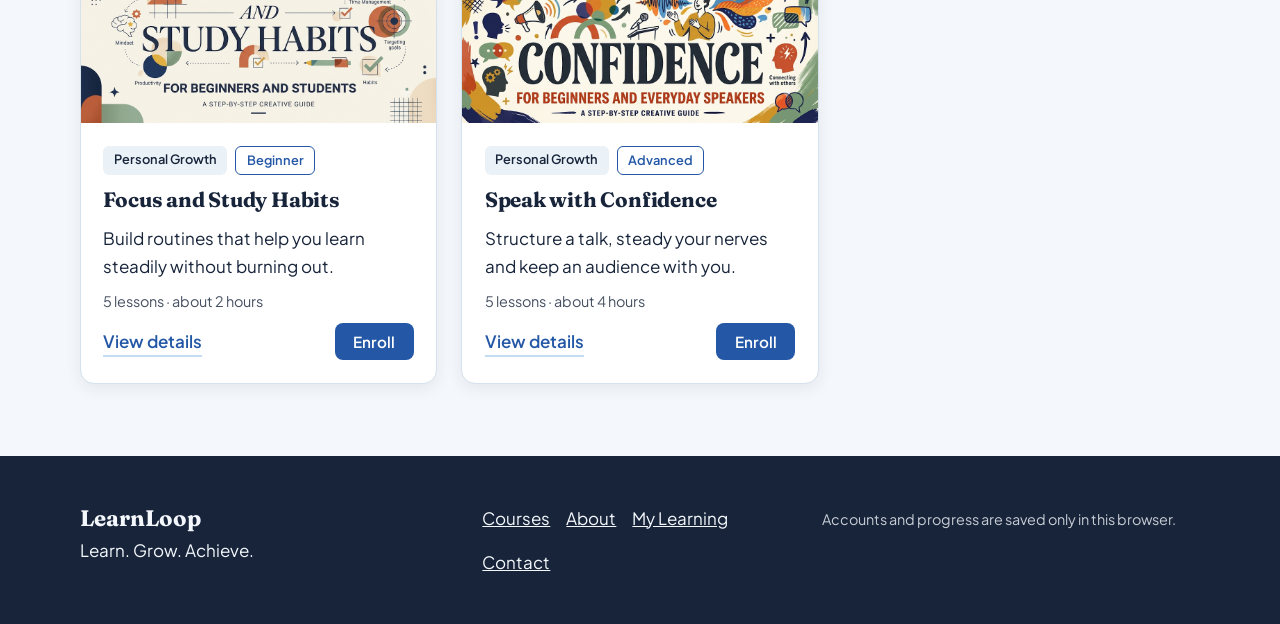
<file: LearnLoop/courses.html>
<!DOCTYPE html>
<html lang="en">
<head>
  <meta charset="UTF-8">
  <meta name="viewport" content="width=device-width, initial-scale=1">
  <link rel="icon" href="assets/icons/favicon.svg" type="image/svg+xml">
  <title>Explore Courses – LearnLoop</title>
  <meta name="description" content="Search and filter LearnLoop courses by category and difficulty.">
  <link rel="preconnect" href="https://fonts.googleapis.com">
  <link rel="preconnect" href="https://fonts.gstatic.com" crossorigin>
  <link href="https://fonts.googleapis.com/css2?family=Fraunces:opsz,wght@9..144,600;9..144,700&family=Plus+Jakarta+Sans:wght@400;500;600;700&display=swap" rel="stylesheet">
  <link rel="stylesheet" href="css/style.css">
  <link rel="stylesheet" href="css/responsive.css">
</head>
<body>
  <a class="skip-link" href="#main">Skip to content</a>

  <!-- Same navigation bar as the homepage; "Courses" is marked as the current page -->
  <header class="site-header glass">
    <nav class="nav container" aria-label="Main">
      <a class="logo" href="index.html">
        <svg width="28" height="28" viewBox="0 0 32 32" aria-hidden="true"><circle cx="16" cy="16" r="11" fill="none" stroke="url(#lg)" stroke-width="5" stroke-linecap="round" stroke-dasharray="52 17"/><defs><linearGradient id="lg" x1="0" y1="0" x2="1" y2="1"><stop stop-color="#2458A6"/><stop offset="1" stop-color="#6F9DCA"/></linearGradient></defs></svg>
        LearnLoop
      </a>
      <ul class="nav-links" id="nav-links">
        <li><a href="index.html">Home</a></li>
        <li><a href="courses.html" aria-current="page">Courses</a></li>
        <li><a href="about.html">About</a></li>
        <li><a href="dashboard.html">My Learning</a></li>
        <li><a href="contact.html">Contact</a></li>
      </ul>
      <div class="nav-actions">
        <div class="auth-slot" id="auth-slot"></div>
        <button class="icon-btn" id="theme-toggle" aria-label="Switch to dark mode">🌙</button>
        <button class="icon-btn menu-btn" id="menu-btn" aria-label="Open menu" aria-expanded="false" aria-controls="nav-links">☰</button>
      </div>
    </nav>
  </header>

  <main id="main">
    <!-- Page heading with the aurora glow -->
    <section class="page-hero">
      <div class="aurora" aria-hidden="true"><span></span><span></span></div>
      <div class="container">
        <h1>Find your next loop</h1>
        <p class="lead">Search by topic or filter by category. Every course has short lessons and a quiz.</p>
      </div>
    </section>

    <!-- Sticky search + category filter bar -->
    <div class="filter-bar glass">
      <div class="container filter-inner">
        <label class="sr-only" for="search">Search courses</label>
        <input class="search" id="search" type="search" placeholder="Search courses, e.g. “design”" autocomplete="off">
        <div class="chips" id="chips" role="group" aria-label="Filter by category"></div>
      </div>
    </div>

    <section class="section results">
      <div class="container">
        <p class="count" id="count" aria-live="polite"></p>
        <div class="courses-grid" id="course-grid"></div>
        <!-- Shown only when nothing matches -->
        <div class="empty card" id="empty" hidden>
          <h2>No courses match that search</h2>
          <p>Try a shorter word or pick a different category.</p>
          <button class="btn btn-primary" id="reset-btn">Show all courses</button>
        </div>
      </div>
    </section>
  </main>

  <footer class="site-footer">
    <div class="container footer-grid">
      <div><a class="logo" href="index.html">LearnLoop</a><p>Learn. Grow. Achieve.</p></div>
      <nav aria-label="Footer"><a href="courses.html">Courses</a><a href="about.html">About</a><a href="dashboard.html">My Learning</a><a href="contact.html">Contact</a></nav>
      <p class="small">Accounts and progress are saved only in this browser.</p>
    </div>
  </footer>

  <div id="toast" class="toast" role="status" aria-live="polite"></div>
  <!-- main.js first (shared helpers), then courses.js -->
  <script src="js/main.js"></script>
  <script src="js/courses.js"></script>
</body>
</html>
</file>
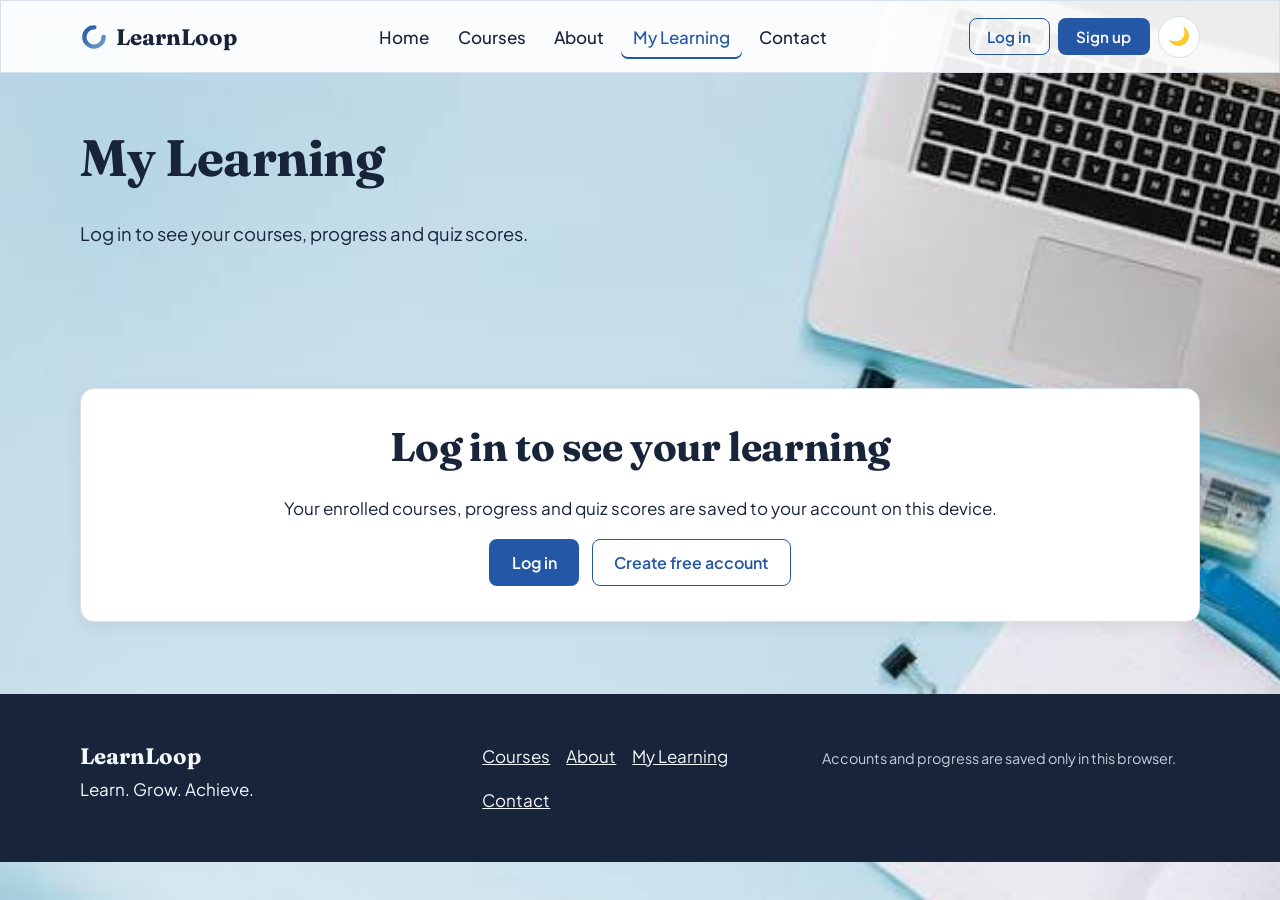
<file: LearnLoop/dashboard.html>
<!DOCTYPE html>
<html lang="en">
<head>
  <meta charset="UTF-8">
  <meta name="viewport" content="width=device-width, initial-scale=1">
  <link rel="icon" href="assets/icons/favicon.svg" type="image/svg+xml">
  <title>My Learning – LearnLoop</title>
  <meta name="description" content="Your enrolled courses, progress, quiz scores and daily learning activity.">
  <link rel="preconnect" href="https://fonts.googleapis.com">
  <link rel="preconnect" href="https://fonts.gstatic.com" crossorigin>
  <link href="https://fonts.googleapis.com/css2?family=Fraunces:opsz,wght@9..144,600;9..144,700&family=Plus+Jakarta+Sans:wght@400;500;600;700&display=swap" rel="stylesheet">
  <link rel="stylesheet" href="css/style.css">
  <link rel="stylesheet" href="css/responsive.css">
</head>
<body>
  <a class="skip-link" href="#main">Skip to content</a>

  <header class="site-header glass">
    <nav class="nav container" aria-label="Main">
      <a class="logo" href="index.html">
        <svg width="28" height="28" viewBox="0 0 32 32" aria-hidden="true"><circle cx="16" cy="16" r="11" fill="none" stroke="url(#lg)" stroke-width="5" stroke-linecap="round" stroke-dasharray="52 17"/><defs><linearGradient id="lg" x1="0" y1="0" x2="1" y2="1"><stop stop-color="#2458A6"/><stop offset="1" stop-color="#6F9DCA"/></linearGradient></defs></svg>
        LearnLoop
      </a>
      <ul class="nav-links" id="nav-links">
        <li><a href="index.html">Home</a></li>
        <li><a href="courses.html">Courses</a></li>
        <li><a href="about.html">About</a></li>
        <li><a href="dashboard.html" aria-current="page">My Learning</a></li>
        <li><a href="contact.html">Contact</a></li>
      </ul>
      <div class="nav-actions">
        <div class="auth-slot" id="auth-slot"></div>
        <button class="icon-btn" id="theme-toggle" aria-label="Switch to dark mode">🌙</button>
        <button class="icon-btn menu-btn" id="menu-btn" aria-label="Open menu" aria-expanded="false" aria-controls="nav-links">☰</button>
      </div>
    </nav>
  </header>

  <main id="main">
    <section class="page-hero">
      <div class="aurora" aria-hidden="true"><span></span><span></span></div>
      <div class="container">
        <h1 id="welcome-title">Welcome back</h1>
        <p class="lead" id="welcome-text"></p>
      </div>
    </section>
    <section class="section dash-section">
      <div class="container">
        <!-- dashboard.js draws the dashboard here -->
        <div id="dash-root"></div>
      </div>
    </section>
  </main>

  <footer class="site-footer">
    <div class="container footer-grid">
      <div><a class="logo" href="index.html">LearnLoop</a><p>Learn. Grow. Achieve.</p></div>
      <nav aria-label="Footer"><a href="courses.html">Courses</a><a href="about.html">About</a><a href="dashboard.html">My Learning</a><a href="contact.html">Contact</a></nav>
      <p class="small">Accounts and progress are saved only in this browser.</p>
    </div>
  </footer>

  <div id="toast" class="toast" role="status" aria-live="polite"></div>
  <script src="js/main.js"></script>
  <script src="js/courses.js"></script>
  <script src="js/dashboard.js"></script>
</body>
</html>
</file>
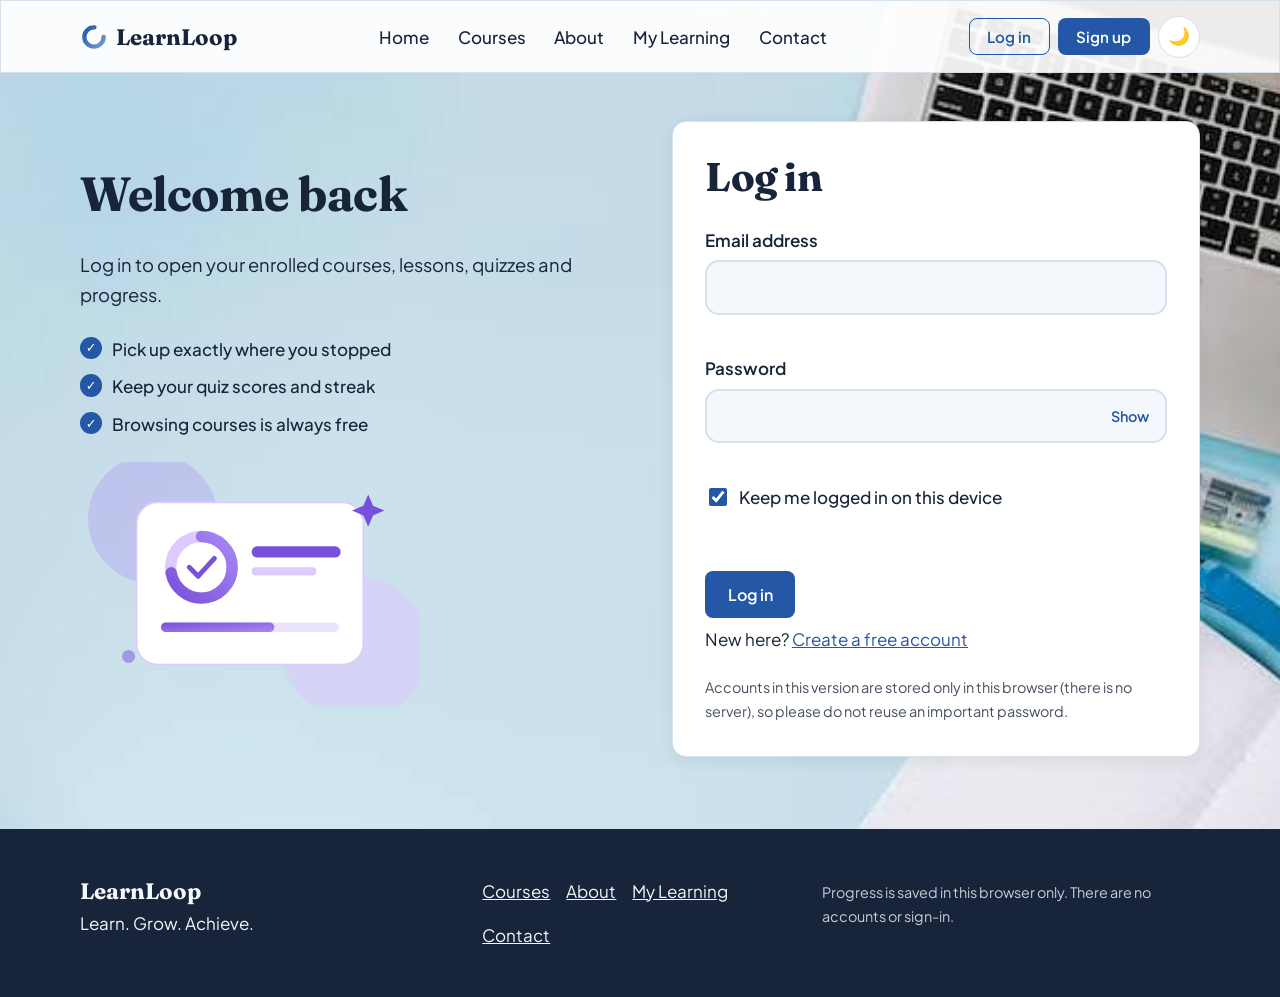
<file: LearnLoop/login.html>
<!DOCTYPE html>
<html lang="en">
<head>
  <meta charset="UTF-8">
  <meta name="viewport" content="width=device-width, initial-scale=1">
  <link rel="icon" href="assets/icons/favicon.svg" type="image/svg+xml">
  <title>Log in – LearnLoop</title>
  <meta name="description" content="Log in to your LearnLoop account.">
  <link rel="preconnect" href="https://fonts.googleapis.com">
  <link rel="preconnect" href="https://fonts.gstatic.com" crossorigin>
  <link href="https://fonts.googleapis.com/css2?family=Fraunces:opsz,wght@9..144,600;9..144,700&family=Plus+Jakarta+Sans:wght@400;500;600;700&display=swap" rel="stylesheet">
  <link rel="stylesheet" href="css/style.css">
  <link rel="stylesheet" href="css/responsive.css">
</head>
<body>
  <a class="skip-link" href="#main">Skip to content</a>

  <header class="site-header glass">
    <nav class="nav container" aria-label="Main">
      <a class="logo" href="index.html">
        <svg width="28" height="28" viewBox="0 0 32 32" aria-hidden="true"><circle cx="16" cy="16" r="11" fill="none" stroke="url(#lg)" stroke-width="5" stroke-linecap="round" stroke-dasharray="52 17"/><defs><linearGradient id="lg" x1="0" y1="0" x2="1" y2="1"><stop stop-color="#2458A6"/><stop offset="1" stop-color="#6F9DCA"/></linearGradient></defs></svg>
        LearnLoop
      </a>
      <ul class="nav-links" id="nav-links">
        <li><a href="index.html">Home</a></li>
        <li><a href="courses.html">Courses</a></li>
        <li><a href="about.html">About</a></li>
        <li><a href="dashboard.html">My Learning</a></li>
        <li><a href="contact.html">Contact</a></li>
      </ul>
      <div class="nav-actions">
        <div class="auth-slot" id="auth-slot"></div>
        <button class="icon-btn" id="theme-toggle" aria-label="Switch to dark mode">🌙</button>
        <button class="icon-btn menu-btn" id="menu-btn" aria-label="Open menu" aria-expanded="false" aria-controls="nav-links">☰</button>
      </div>
    </nav>
  </header>

  <main id="main">
    <section class="section auth-section">
      <div class="container auth-grid">
        <div class="auth-side">
          <h1>Welcome back</h1>
          <p class="lead">Log in to open your enrolled courses, lessons, quizzes and progress.</p>
          <ul class="learn-list"><li>Pick up exactly where you stopped</li><li>Keep your quiz scores and streak</li><li>Browsing courses is always free</li></ul>
          <img class="auth-art" src="assets/images/welcome.svg" alt="" width="420" height="300">
        </div>
        <form class="card contact-form auth-card" id="login-form" novalidate>
          <h2>Log in</h2>
          <label for="l-email">Email address</label>
          <input id="l-email" name="email" type="email" autocomplete="email">
          <span class="error" id="e-email"></span>
          <label for="l-password">Password</label>
          <div class="pw-wrap"><input id="l-password" name="password" type="password" autocomplete="current-password"><button type="button" class="pw-toggle" aria-label="Show password">Show</button></div>
          <span class="error" id="e-password"></span>
          <label class="check"><input type="checkbox" name="remember" checked> Keep me logged in on this device</label>
          <p class="error" id="form-error" role="alert"></p>
          <button class="btn btn-primary" type="submit" id="submit-btn">Log in</button>
          <p>New here? <a href="signup.html" class="alt-link">Create a free account</a></p>
          <p class="small">Accounts in this version are stored only in this browser (there is no server), so please do not reuse an important password.</p>
        </form>
      </div>
    </section>
  </main>

  <footer class="site-footer">
    <div class="container footer-grid">
      <div><a class="logo" href="index.html">LearnLoop</a><p>Learn. Grow. Achieve.</p></div>
      <nav aria-label="Footer"><a href="courses.html">Courses</a><a href="about.html">About</a><a href="dashboard.html">My Learning</a><a href="contact.html">Contact</a></nav>
      <p class="small">Progress is saved in this browser only. There are no accounts or sign-in.</p>
    </div>
  </footer>

  <div id="toast" class="toast" role="status" aria-live="polite"></div>
  <script src="js/main.js"></script>
  <script src="js/auth.js"></script>
</body>
</html>
</file>
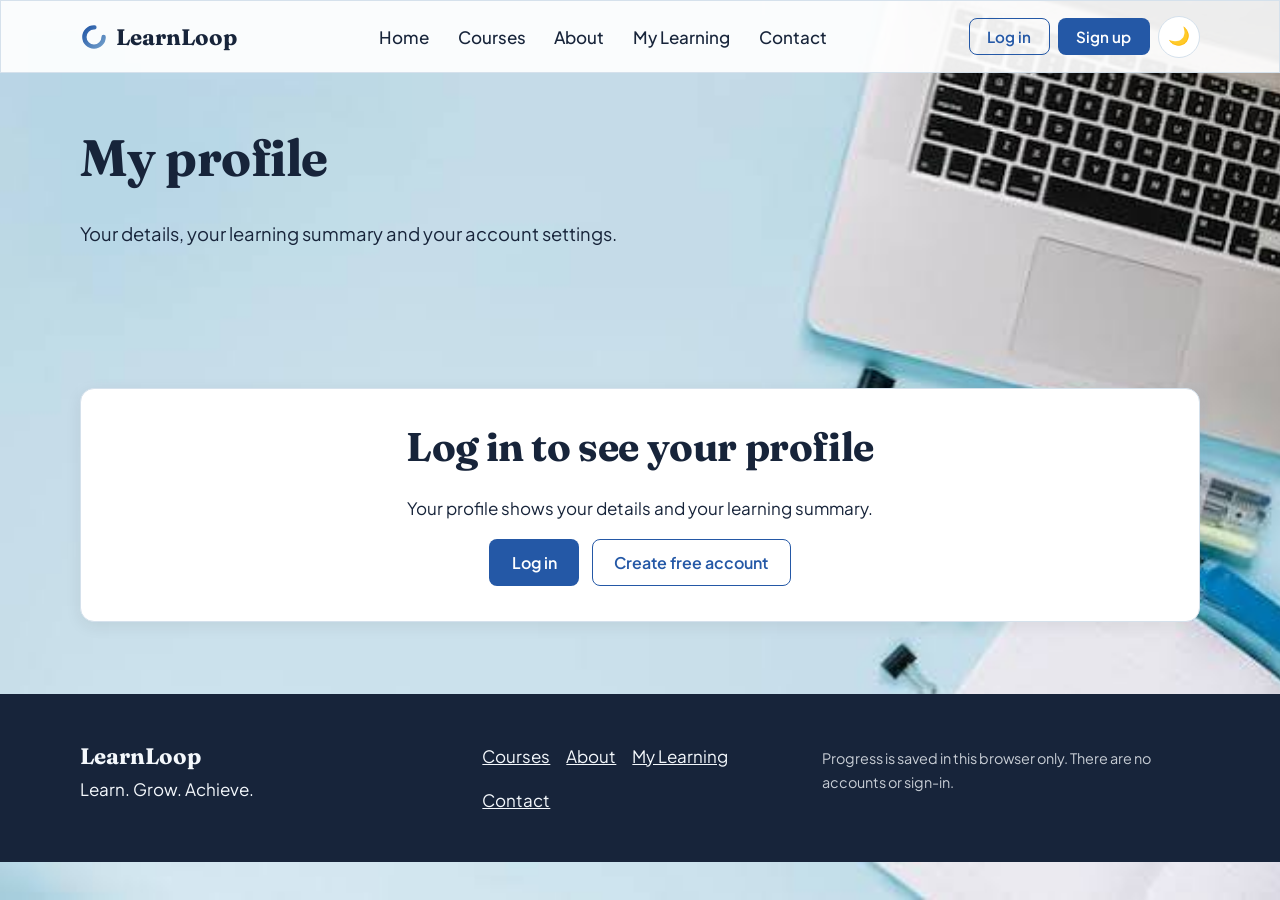
<file: LearnLoop/profile.html>
<!DOCTYPE html>
<html lang="en">
<head>
  <meta charset="UTF-8">
  <meta name="viewport" content="width=device-width, initial-scale=1">
  <link rel="icon" href="assets/icons/favicon.svg" type="image/svg+xml">
  <title>My Profile – LearnLoop</title>
  <meta name="description" content="Your LearnLoop profile, learning summary and account settings.">
  <link rel="preconnect" href="https://fonts.googleapis.com">
  <link rel="preconnect" href="https://fonts.gstatic.com" crossorigin>
  <link href="https://fonts.googleapis.com/css2?family=Fraunces:opsz,wght@9..144,600;9..144,700&family=Plus+Jakarta+Sans:wght@400;500;600;700&display=swap" rel="stylesheet">
  <link rel="stylesheet" href="css/style.css">
  <link rel="stylesheet" href="css/responsive.css">
</head>
<body>
  <a class="skip-link" href="#main">Skip to content</a>

  <header class="site-header glass">
    <nav class="nav container" aria-label="Main">
      <a class="logo" href="index.html">
        <svg width="28" height="28" viewBox="0 0 32 32" aria-hidden="true"><circle cx="16" cy="16" r="11" fill="none" stroke="url(#lg)" stroke-width="5" stroke-linecap="round" stroke-dasharray="52 17"/><defs><linearGradient id="lg" x1="0" y1="0" x2="1" y2="1"><stop stop-color="#2458A6"/><stop offset="1" stop-color="#6F9DCA"/></linearGradient></defs></svg>
        LearnLoop
      </a>
      <ul class="nav-links" id="nav-links">
        <li><a href="index.html">Home</a></li>
        <li><a href="courses.html">Courses</a></li>
        <li><a href="about.html">About</a></li>
        <li><a href="dashboard.html">My Learning</a></li>
        <li><a href="contact.html">Contact</a></li>
      </ul>
      <div class="nav-actions">
        <div class="auth-slot" id="auth-slot"></div>
        <button class="icon-btn" id="theme-toggle" aria-label="Switch to dark mode">🌙</button>
        <button class="icon-btn menu-btn" id="menu-btn" aria-label="Open menu" aria-expanded="false" aria-controls="nav-links">☰</button>
      </div>
    </nav>
  </header>

  <main id="main">
    <section class="page-hero">
      <div class="aurora" aria-hidden="true"><span></span><span></span></div>
      <div class="container">
        <h1>My profile</h1>
        <p class="lead">Your details, your learning summary and your account settings.</p>
      </div>
    </section>
    <section class="section profile-section">
      <div class="container">
        <!-- profile.js draws the profile here -->
        <div id="profile-root"></div>
      </div>
    </section>
  </main>

  <footer class="site-footer">
    <div class="container footer-grid">
      <div><a class="logo" href="index.html">LearnLoop</a><p>Learn. Grow. Achieve.</p></div>
      <nav aria-label="Footer"><a href="courses.html">Courses</a><a href="about.html">About</a><a href="dashboard.html">My Learning</a><a href="contact.html">Contact</a></nav>
      <p class="small">Progress is saved in this browser only. There are no accounts or sign-in.</p>
    </div>
  </footer>

  <div id="toast" class="toast" role="status" aria-live="polite"></div>
  <script src="js/main.js"></script>
  <script src="js/courses.js"></script>
  <script src="js/profile.js"></script>
</body>
</html>
</file>
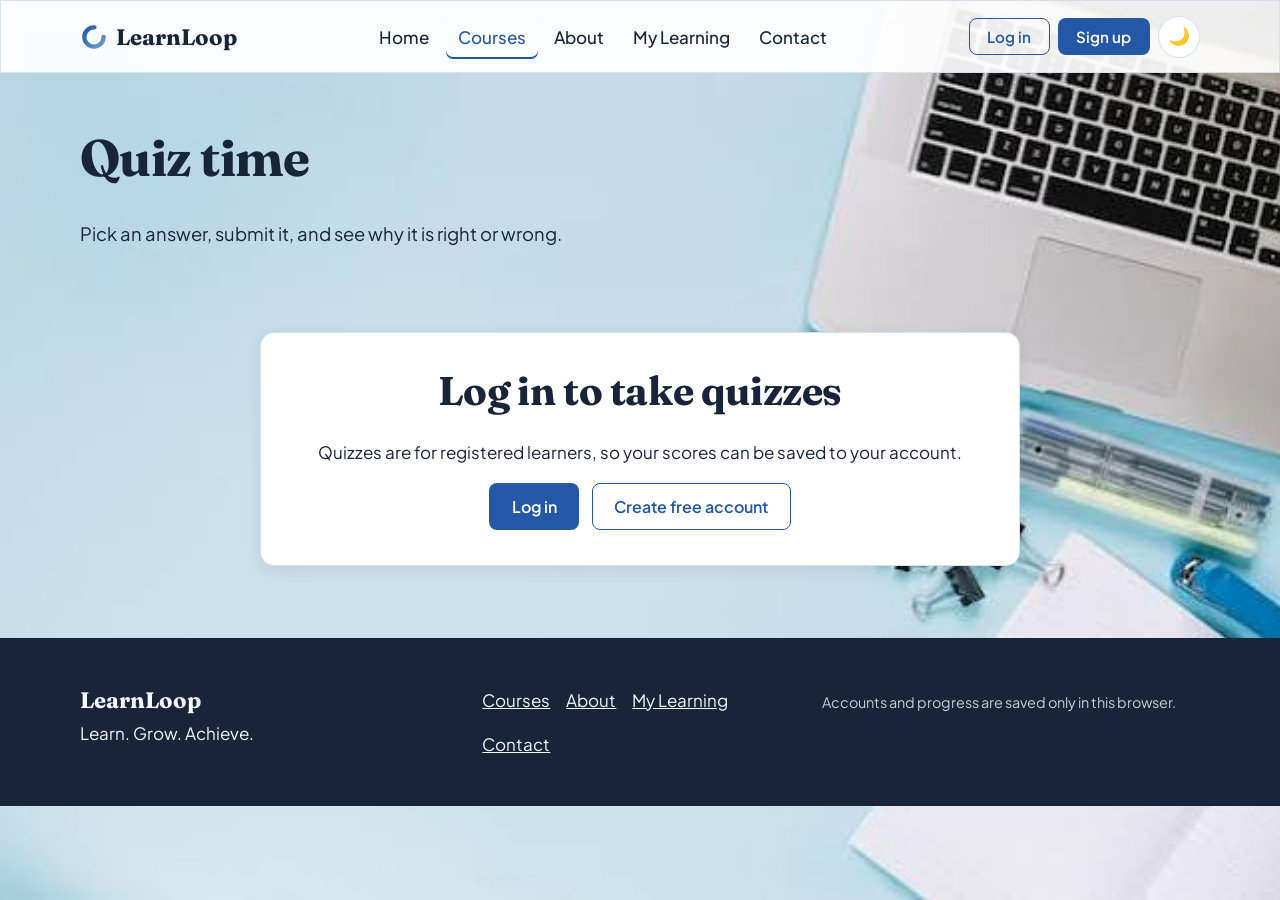
<file: LearnLoop/quiz.html>
<!DOCTYPE html>
<html lang="en">
<head>
  <meta charset="UTF-8">
  <meta name="viewport" content="width=device-width, initial-scale=1">
  <link rel="icon" href="assets/icons/favicon.svg" type="image/svg+xml">
  <title>Quiz – LearnLoop</title>
  <meta name="description" content="Test what you learned with a short multiple-choice quiz.">
  <link rel="preconnect" href="https://fonts.googleapis.com">
  <link rel="preconnect" href="https://fonts.gstatic.com" crossorigin>
  <link href="https://fonts.googleapis.com/css2?family=Fraunces:opsz,wght@9..144,600;9..144,700&family=Plus+Jakarta+Sans:wght@400;500;600;700&display=swap" rel="stylesheet">
  <link rel="stylesheet" href="css/style.css">
  <link rel="stylesheet" href="css/responsive.css">
</head>
<body>
  <a class="skip-link" href="#main">Skip to content</a>

  <header class="site-header glass">
    <nav class="nav container" aria-label="Main">
      <a class="logo" href="index.html">
        <svg width="28" height="28" viewBox="0 0 32 32" aria-hidden="true"><circle cx="16" cy="16" r="11" fill="none" stroke="url(#lg)" stroke-width="5" stroke-linecap="round" stroke-dasharray="52 17"/><defs><linearGradient id="lg" x1="0" y1="0" x2="1" y2="1"><stop stop-color="#2458A6"/><stop offset="1" stop-color="#6F9DCA"/></linearGradient></defs></svg>
        LearnLoop
      </a>
      <ul class="nav-links" id="nav-links">
        <li><a href="index.html">Home</a></li>
        <li><a href="courses.html" aria-current="page">Courses</a></li>
        <li><a href="about.html">About</a></li>
        <li><a href="dashboard.html">My Learning</a></li>
        <li><a href="contact.html">Contact</a></li>
      </ul>
      <div class="nav-actions">
        <div class="auth-slot" id="auth-slot"></div>
        <button class="icon-btn" id="theme-toggle" aria-label="Switch to dark mode">🌙</button>
        <button class="icon-btn menu-btn" id="menu-btn" aria-label="Open menu" aria-expanded="false" aria-controls="nav-links">☰</button>
      </div>
    </nav>
  </header>

  <main id="main">
    <section class="page-hero">
      <div class="aurora" aria-hidden="true"><span></span><span></span></div>
      <div class="container">
        <h1>Quiz time</h1>
        <p class="lead">Pick an answer, submit it, and see why it is right or wrong.</p>
      </div>
    </section>
    <section class="section quiz-section">
      <div class="container narrow">
        <!-- quiz.js draws the quiz here -->
        <div id="quiz-root"></div>
      </div>
    </section>
  </main>

  <footer class="site-footer">
    <div class="container footer-grid">
      <div><a class="logo" href="index.html">LearnLoop</a><p>Learn. Grow. Achieve.</p></div>
      <nav aria-label="Footer"><a href="courses.html">Courses</a><a href="about.html">About</a><a href="dashboard.html">My Learning</a><a href="contact.html">Contact</a></nav>
      <p class="small">Accounts and progress are saved only in this browser.</p>
    </div>
  </footer>

  <div id="toast" class="toast" role="status" aria-live="polite"></div>
  <script src="js/main.js"></script>
  <script src="js/courses.js"></script>
  <script src="js/quiz.js"></script>
</body>
</html>
</file>
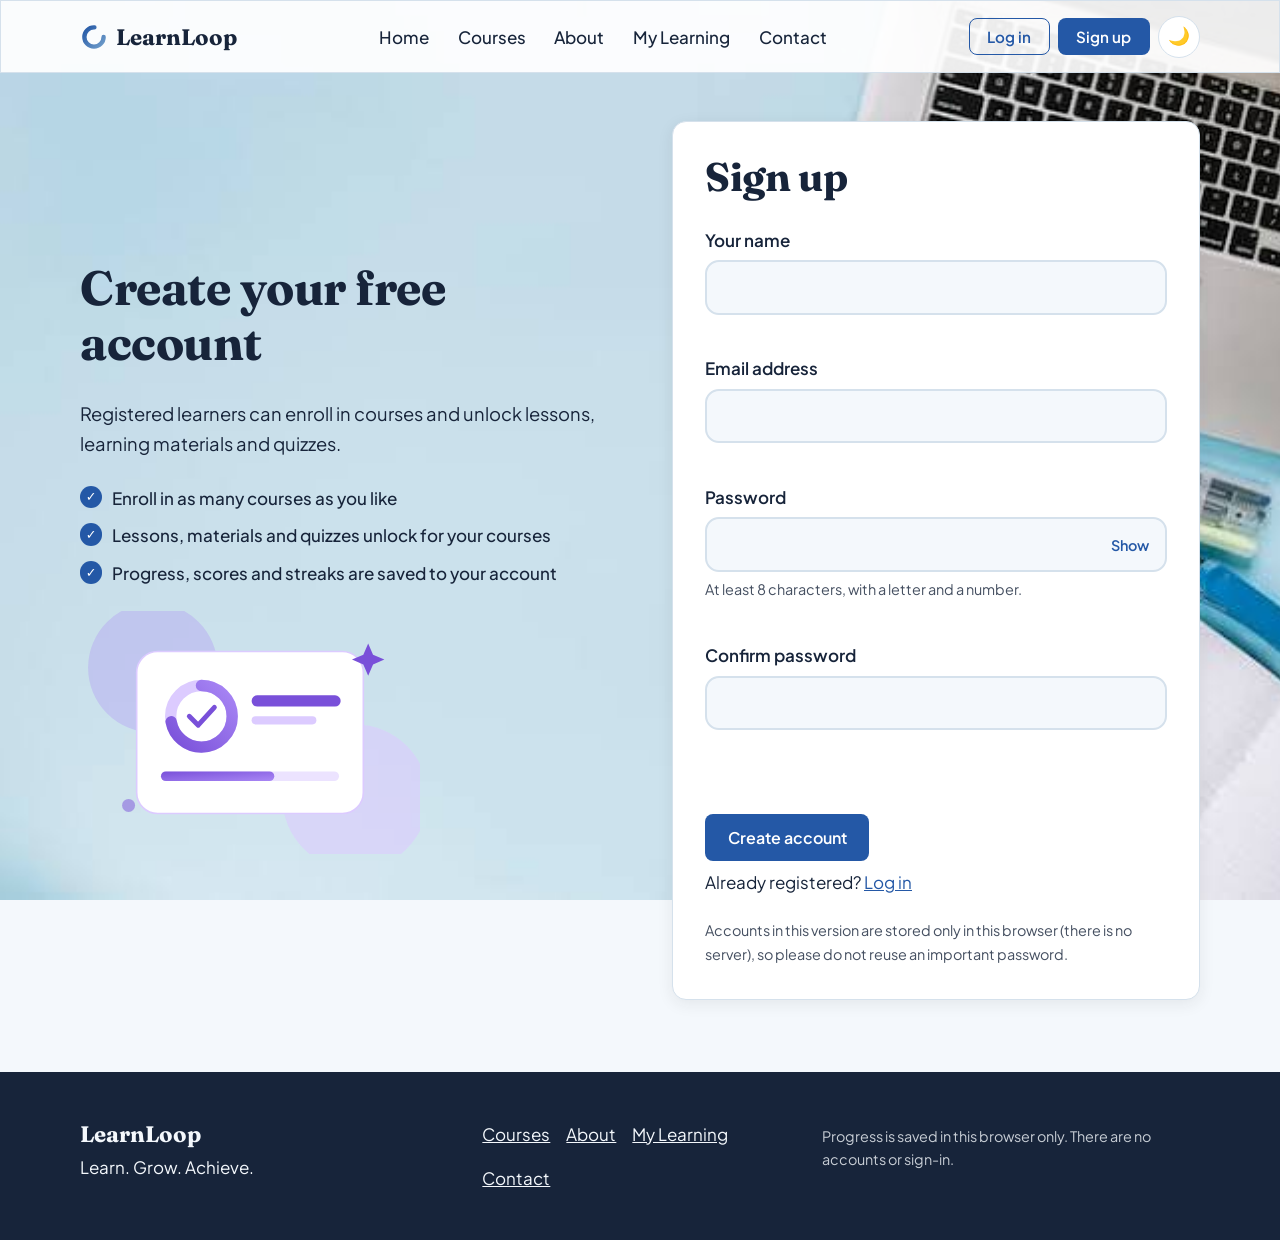
<file: LearnLoop/signup.html>
<!DOCTYPE html>
<html lang="en">
<head>
  <meta charset="UTF-8">
  <meta name="viewport" content="width=device-width, initial-scale=1">
  <link rel="icon" href="assets/icons/favicon.svg" type="image/svg+xml">
  <title>Sign up – LearnLoop</title>
  <meta name="description" content="Create a free LearnLoop account to enroll in courses.">
  <link rel="preconnect" href="https://fonts.googleapis.com">
  <link rel="preconnect" href="https://fonts.gstatic.com" crossorigin>
  <link href="https://fonts.googleapis.com/css2?family=Fraunces:opsz,wght@9..144,600;9..144,700&family=Plus+Jakarta+Sans:wght@400;500;600;700&display=swap" rel="stylesheet">
  <link rel="stylesheet" href="css/style.css">
  <link rel="stylesheet" href="css/responsive.css">
</head>
<body>
  <a class="skip-link" href="#main">Skip to content</a>

  <header class="site-header glass">
    <nav class="nav container" aria-label="Main">
      <a class="logo" href="index.html">
        <svg width="28" height="28" viewBox="0 0 32 32" aria-hidden="true"><circle cx="16" cy="16" r="11" fill="none" stroke="url(#lg)" stroke-width="5" stroke-linecap="round" stroke-dasharray="52 17"/><defs><linearGradient id="lg" x1="0" y1="0" x2="1" y2="1"><stop stop-color="#2458A6"/><stop offset="1" stop-color="#6F9DCA"/></linearGradient></defs></svg>
        LearnLoop
      </a>
      <ul class="nav-links" id="nav-links">
        <li><a href="index.html">Home</a></li>
        <li><a href="courses.html">Courses</a></li>
        <li><a href="about.html">About</a></li>
        <li><a href="dashboard.html">My Learning</a></li>
        <li><a href="contact.html">Contact</a></li>
      </ul>
      <div class="nav-actions">
        <div class="auth-slot" id="auth-slot"></div>
        <button class="icon-btn" id="theme-toggle" aria-label="Switch to dark mode">🌙</button>
        <button class="icon-btn menu-btn" id="menu-btn" aria-label="Open menu" aria-expanded="false" aria-controls="nav-links">☰</button>
      </div>
    </nav>
  </header>

  <main id="main">
    <section class="section auth-section">
      <div class="container auth-grid">
        <div class="auth-side">
          <h1>Create your free account</h1>
          <p class="lead">Registered learners can enroll in courses and unlock lessons, learning materials and quizzes.</p>
          <ul class="learn-list"><li>Enroll in as many courses as you like</li><li>Lessons, materials and quizzes unlock for your courses</li><li>Progress, scores and streaks are saved to your account</li></ul>
          <img class="auth-art" src="assets/images/welcome.svg" alt="" width="420" height="300">
        </div>
        <form class="card contact-form auth-card" id="signup-form" novalidate>
          <h2>Sign up</h2>
          <label for="s-name">Your name</label>
          <input id="s-name" name="name" type="text" autocomplete="name">
          <span class="error" id="e-name"></span>
          <label for="s-email">Email address</label>
          <input id="s-email" name="email" type="email" autocomplete="email">
          <span class="error" id="e-email"></span>
          <label for="s-password">Password</label>
          <div class="pw-wrap"><input id="s-password" name="password" type="password" autocomplete="new-password" aria-describedby="pw-hint"><button type="button" class="pw-toggle" aria-label="Show password">Show</button></div>
          <span class="small" id="pw-hint">At least 8 characters, with a letter and a number.</span>
          <span class="error" id="e-password"></span>
          <label for="s-confirm">Confirm password</label>
          <input id="s-confirm" name="confirm" type="password" autocomplete="new-password">
          <span class="error" id="e-confirm"></span>
          <p class="error" id="form-error" role="alert"></p>
          <button class="btn btn-primary" type="submit" id="submit-btn">Create account</button>
          <p>Already registered? <a href="login.html" class="alt-link">Log in</a></p>
          <p class="small">Accounts in this version are stored only in this browser (there is no server), so please do not reuse an important password.</p>
        </form>
      </div>
    </section>
  </main>

  <footer class="site-footer">
    <div class="container footer-grid">
      <div><a class="logo" href="index.html">LearnLoop</a><p>Learn. Grow. Achieve.</p></div>
      <nav aria-label="Footer"><a href="courses.html">Courses</a><a href="about.html">About</a><a href="dashboard.html">My Learning</a><a href="contact.html">Contact</a></nav>
      <p class="small">Progress is saved in this browser only. There are no accounts or sign-in.</p>
    </div>
  </footer>

  <div id="toast" class="toast" role="status" aria-live="polite"></div>
  <script src="js/main.js"></script>
  <script src="js/auth.js"></script>
</body>
</html>
</file>
<file: LearnLoop/css/style.css>
/* =========================================================
   LearnLoop – main styles (mobile-first)
   1. Variables  2. Base  3. Reusable classes  4. Header
   5. Hero  6. Sections  7. Footer & toast
   ========================================================= */

/* 1. VARIABLES – change colours here and the whole site updates */
:root {
  --violet: #2458A6;        /* primary */
  --violet-dark: #183B78;   /* hover */
  --lavender: #C5DDF2;      /* secondary */
  --bg: #F4F8FC;           /* page background */
  --electric: #6F9DCA;      /* accent */
  --text: #17243A;          /* text */
  --card: #FFFFFF;
  --tint: #EAF2F8;          /* alternate section background */
  --glass: rgba(255,255,255,.92);
  --border: #D5E1EC;
  --shadow: 0 4px 16px rgba(37,37,42,.08);
  --font-head: "Fraunces", Georgia, serif;
  --font-body: "Plus Jakarta Sans", system-ui, -apple-system, "Segoe UI", sans-serif;
}
/* Dark mode: same names, new values. JS sets data-theme="dark" on <html> */
[data-theme="dark"] {
  --bg: #1F1F22; --text: #F2F2EE; --card: #29292D; --tint: #26262A;
  --lavender: #45424F; --glass: rgba(41,41,45,.94); --border: #414147;
  --shadow: 0 4px 16px rgba(0,0,0,.24); --violet: #8FB7DD;
}
[data-theme="dark"] body { background-image: url("../assets/images/background.jpg"); }

/* 2. BASE */
*, *::before, *::after { box-sizing: border-box; }
html { scroll-behavior: smooth; scroll-padding-top: 90px; }
body { margin: 0; font-family: var(--font-body); background-color: var(--bg); background-image: url("../assets/images/background.jpg"); background-size: cover; background-position: center top; background-attachment: fixed; color: var(--text); line-height: 1.65; font-size: 1.0625rem; }
[id] { scroll-margin-top: 90px; }
h1, h2, h3 { font-family: var(--font-head); line-height: 1.15; margin: 0 0 .6em; letter-spacing: -.01em; }
h1 { font-size: clamp(2.3rem, 6vw, 4rem); }
h2 { font-size: clamp(1.7rem, 3.6vw, 2.5rem); }
h3 { font-size: 1.3rem; }
p { margin: 0 0 1em; max-width: 62ch; }
a { color: var(--violet); }
ul, ol { padding: 0; margin: 0; list-style: none; }
:focus-visible { outline: 3px solid var(--electric); outline-offset: 3px; border-radius: 6px; }
.skip-link { position: absolute; left: -999px; top: 8px; background: var(--violet); color: #fff; padding: 8px 14px; border-radius: 8px; z-index: 100; }
.skip-link:focus { left: 8px; }

/* 3. REUSABLE CLASSES */
.container { width: min(1120px, 100% - 2.5rem); margin-inline: auto; }
.section { padding: 4.5rem 0; }
.section-tint { background: var(--tint); }
.glass { background: var(--glass); border: 1px solid var(--border); }
.card { background: var(--card); border-radius: 14px; box-shadow: var(--shadow); border: 1px solid var(--border); }

.btn { display: inline-block; font: 600 1rem var(--font-body); padding: .75rem 1.35rem; border-radius: 8px; border: 1px solid transparent; text-decoration: none; cursor: pointer; transition: background .15s, border-color .15s; }
.btn:hover { transform: none; }
.btn:active { transform: translateY(0) scale(.98); }
.btn-primary { background: var(--violet); color: #fff; box-shadow: none; }
.btn-primary:hover { background: var(--violet-dark); }
.btn-ghost { border-color: var(--violet); color: var(--violet); background: transparent; }
.btn-ghost:hover { background: var(--lavender); }
.btn-light { background: #fff; color: var(--violet-dark); }
.btn-sm { padding: .5rem 1.1rem; font-size: .95rem; }
.btn.enrolled { background: transparent; color: var(--violet); border-color: var(--violet); box-shadow: none; }

.tag, .badge { display: inline-block; font-size: .8rem; font-weight: 600; padding: .2rem .65rem; border-radius: 6px; }
.tag { background: var(--tint); color: var(--text); }
.badge { border: 1px solid var(--violet); color: var(--violet); }
.text-link { font-weight: 600; text-decoration: none; border-bottom: 2px solid var(--lavender); transition: border-color .2s; }
.text-link:hover { border-color: var(--violet); }
.icon-btn { width: 42px; height: 42px; border-radius: 50%; border: 1px solid var(--border); background: var(--card); cursor: pointer; font-size: 1.1rem; transition: transform .2s; }
.icon-btn:hover { background: var(--tint); }

/* 4. HEADER */
.site-header { position: sticky; top: 0; z-index: 50; }
.nav { display: flex; align-items: center; justify-content: space-between; padding: .8rem 0; }
.logo { display: flex; align-items: center; gap: .5rem; font: 700 1.4rem var(--font-head); color: var(--text); text-decoration: none; }
.nav-links { display: none; }                         /* hidden on mobile until menu opens */
.nav-links.open { display: flex; flex-direction: column; position: absolute; top: 100%; left: 0; right: 0; padding: 1rem 1.5rem 1.5rem; background: var(--card); box-shadow: var(--shadow); gap: .25rem; }
.nav-links a { display: block; padding: .55rem .75rem; border-radius: 7px; color: var(--text); text-decoration: none; font-weight: 500; transition: background .15s; }
.nav-links a:hover { background: var(--tint); }
.nav-links a[aria-current="page"] { background: transparent; color: var(--violet); box-shadow: inset 0 -2px 0 var(--violet); }
.nav-actions { display: flex; gap: .5rem; }

/* 5. HERO */
.hero { position: relative; overflow: hidden; padding: 4rem 0 5rem; }
.aurora { display: none; }
@keyframes drift { to { transform: translate(40px, 30px) scale(1.15); } }
.hero-grid { position: relative; display: grid; max-width: 780px; gap: 3rem; align-items: center; text-align: center; }
.hero-text .lead { margin-inline: auto; }
.hero-cta { justify-content: center; }
.tagline { font-weight: 700; color: var(--violet); margin-bottom: .6rem; }
.lead { font-size: 1.15rem; }
.hero-cta { display: flex; flex-wrap: wrap; gap: .8rem; margin-top: 1.5rem; }
.hero-text > * { animation: none; }
.hero-text > :nth-child(2) { animation-delay: .1s; } .hero-text > :nth-child(3) { animation-delay: .2s; } .hero-text > :nth-child(4) { animation-delay: .3s; }
@keyframes rise { from { opacity: 0; transform: translateY(18px); } }


/* 6. SECTIONS */
.section-head { display: flex; justify-content: space-between; align-items: baseline; flex-wrap: wrap; gap: .5rem; margin-bottom: 1.5rem; }
.section-head h2 { margin: 0; }

/* Featured courses */
.featured-grid { display: grid; gap: 1.5rem; }
.course { overflow: hidden; display: flex; flex-direction: column; transition: transform .25s, box-shadow .25s; }
.course:hover { transform: none; box-shadow: 0 7px 20px rgba(37,37,42,.12); }
.course-art { background: var(--tone); min-height: 130px; display: grid; place-items: center; }
.art-glyph { font: 700 3rem var(--font-head); color: #fff; opacity: .9; }
.course-body { padding: 1.4rem; display: flex; flex-direction: column; flex: 1; }
.meta { display: flex; gap: .5rem; flex-wrap: wrap; margin-bottom: .8rem; }
.course-foot { display: flex; justify-content: space-between; align-items: center; margin-top: auto; }

/* Categories */
.categories { display: flex; flex-wrap: wrap; gap: .9rem; margin-top: 1.5rem; }
.cat { display: flex; align-items: center; gap: .7rem; padding: .55rem 1rem .55rem .55rem; border-radius: 8px; background: var(--card); color: var(--text); text-decoration: none; font-weight: 600; box-shadow: none; border: 1px solid var(--border); transition: border-color .15s, background .15s; }
.cat:hover { transform: none; background: var(--tint); }
.cat-icon { width: 42px; height: 42px; border-radius: 7px; background: var(--tint); color: var(--text); display: grid; place-items: center; font-weight: 700; font-size: .95rem; }

/* Why LearnLoop */
.why { display: grid; gap: 4rem; }
.why-row { display: grid; gap: 1.5rem; align-items: center; }
.why-visual { padding: 1.6rem; min-height: 190px; display: flex; flex-direction: column; justify-content: space-between; background: var(--card); }
.why-visual small { margin-top: 1rem; opacity: .75; }
.bars { display: flex; align-items: flex-end; gap: .6rem; height: 110px; }
.bars i { flex: 1; height: var(--h); border-radius: 3px 3px 1px 1px; background: var(--violet); }
.mini-ring { width: 110px; height: 110px; border: 10px solid var(--lavender); border-top-color: var(--violet); border-right-color: var(--violet); border-radius: 50%; display: grid; place-items: center; font: 700 1.5rem var(--font-head); background: var(--card); }
.check-list { display: grid; gap: .5rem; font-weight: 600; }
.check-list span { background: var(--lavender); padding: .5rem 1rem; border-radius: 12px; }
.check-list .todo { background: transparent; border: 2px dashed var(--electric); }

/* How it works */
.steps { display: grid; gap: 1.5rem; margin-top: 2rem; position: relative; }
.steps li { background: var(--card); border-radius: 14px; padding: 1.6rem; box-shadow: none; border: 1px solid var(--border); }
.steps li { min-width: 0; }
.step-num { display: grid; place-items: center; width: 40px; height: 40px; border-radius: 8px; background: var(--tint); color: var(--violet); font: 700 1.1rem var(--font-body); margin-bottom: .8rem; }

/* Testimonials */
.quotes { display: flex; gap: 1.2rem; overflow-x: auto; padding: 1.5rem max(1.25rem, calc((100vw - 1120px) / 2)) 2rem; scroll-snap-type: x mandatory; }
.quote { flex: 0 0 min(320px, 80vw); margin: 0; padding: 1.6rem; scroll-snap-align: start; }
.quote:nth-child(even) { transform: none; }
blockquote { margin: 0 0 1rem; font: 600 1.15rem/1.5 var(--font-head); }
figcaption { font-size: .9rem; color: var(--violet); font-weight: 600; }

/* Call to action */
.cta-band { background: var(--violet); color: #fff; border-radius: 14px; padding: 3rem 2rem; display: flex; flex-direction: column; align-items: flex-start; gap: 1rem; }
.cta-band h2 { margin: 0; }

/* 7. FOOTER & TOAST */
.site-footer { background: #17243A; color: #F4F8FC; padding: 3rem 0; }
.site-footer a { color: #F4F8FC; }
.footer-grid { display: grid; gap: 1.5rem; }
.footer-grid nav { display: flex; flex-wrap: wrap; gap: 1rem; }
.footer-grid p { margin: .3rem 0 0; }
.small { font-size: .9rem; opacity: .8; }
.toast { position: fixed; bottom: 24px; left: 50%; transform: translate(-50%, 30px); background: var(--text); color: var(--card); padding: .8rem 1.1rem; border-radius: 8px; box-shadow: var(--shadow); opacity: 0; pointer-events: none; transition: opacity .3s, transform .3s; z-index: 200; }
.toast.show { opacity: 1; transform: translate(-50%, 0); }

/* Respect people who prefer less motion */
@media (prefers-reduced-motion: reduce) {
  *, *::before, *::after { animation: none !important; transition: none !important; scroll-behavior: auto !important; }
}

/* =========================================================
   8. COURSES PAGE
   ========================================================= */
.sr-only { position: absolute; width: 1px; height: 1px; overflow: hidden; clip: rect(0 0 0 0); white-space: nowrap; }
.page-hero { position: relative; overflow: hidden; padding: 3.5rem 0 3rem; }
.page-hero .container { position: relative; }
.page-hero h1 { font-size: clamp(2rem, 5vw, 3.2rem); }
.filter-bar { position: sticky; top: 66px; z-index: 40; padding: .8rem 0; }
.filter-inner { display: grid; gap: .8rem; }
.search { width: 100%; font: inherit; color: var(--text); background: var(--card); border: 1px solid var(--border); border-radius: 8px; padding: .7rem 1rem; transition: border-color .2s, box-shadow .2s; }
.search:focus { outline: none; border-color: var(--violet); box-shadow: 0 0 0 4px rgba(169,135,245,.3); }
.chips { display: flex; gap: .5rem; overflow-x: auto; padding-bottom: .2rem; }
.chip { flex: none; font: 600 .92rem var(--font-body); color: var(--text); background: var(--card); border: 1px solid var(--border); border-radius: 7px; padding: .4rem .8rem; cursor: pointer; transition: background .15s; }
.chip:hover { background: var(--lavender); transform: translateY(-1px); }
.chip[aria-pressed="true"] { background: var(--violet); border-color: var(--violet); color: #fff; }
.results { padding-top: 2rem; }
.count { font-weight: 600; margin-bottom: 1.2rem; }
.courses-grid { display: grid; gap: 1.5rem; }
.courses-grid .course-body p { margin-bottom: .6rem; }
.empty { padding: 2.5rem; text-align: center; }
.empty p { margin-inline: auto; }
.empty[hidden] { display: none; }

/* =========================================================
   9. COURSE DETAILS PAGE
   ========================================================= */
.detail-head { display: grid; gap: 1.2rem; align-items: center; }
.detail-glyph { width: 84px; height: 84px; border-radius: 24px; display: grid; place-items: center; color: #fff; font: 700 2.2rem var(--font-head); box-shadow: var(--shadow); }
.detail-cover { width: 150px; height: 150px; border-radius: 12px; object-fit: cover; box-shadow: var(--shadow); }
.detail-body { padding-top: 1rem; }
.detail-layout { display: grid; gap: 2.5rem; }
.detail-main h2 { margin-top: 2.2rem; }
.detail-main h2:first-child { margin-top: 0; }
.learn-list { display: grid; gap: .6rem; }
.learn-list li { padding-left: 2rem; position: relative; font-weight: 500; }
.learn-list li::before { content: "✓"; position: absolute; left: 0; top: 2px; width: 1.4rem; height: 1.4rem; border-radius: 50%; background: var(--violet); color: #fff; font-size: .8rem; display: grid; place-items: center; }
.modules { display: grid; gap: .8rem; }
.module { padding: .3rem 1.2rem; }
.module summary { cursor: pointer; font: 600 1.2rem var(--font-head); padding: .8rem 0; }
.lessons { padding-bottom: .8rem; }
.lesson { display: flex; align-items: center; gap: .8rem; padding: .55rem .6rem; border-radius: 12px; cursor: pointer; transition: background .2s; }
.lesson:hover { background: var(--lavender); }
.lesson input { width: 1.3rem; height: 1.3rem; accent-color: var(--violet); flex: none; }
.lesson input:checked + span { text-decoration: line-through; opacity: .65; }
.terms { display: grid; gap: 1rem; }
.term { padding: 1.2rem 1.4rem; }
.term h3 { margin-bottom: .3rem; font-size: 1.15rem; }
.term p { margin: 0; }
.side-card { padding: 1.6rem; display: grid; gap: .9rem; align-self: start; }
.side-card h2 { font-size: 1.4rem; margin: 0; }
.side-card p { margin: 0; }
.side-card .text-link { justify-self: start; }
.progress-bar { height: 14px; border-radius: 999px; background: var(--lavender); overflow: hidden; }
.progress-fill { height: 100%; width: 0; border-radius: 999px; background: var(--violet); transition: width .5s ease; }

/* =========================================================
   10. ABOUT, CONTACT, QUIZ AND DASHBOARD PAGES
   ========================================================= */
.narrow { width: min(760px, 100% - 2.5rem); }

/* About */
.about-intro { display: grid; gap: 2.5rem; align-items: center; }
.loop-art { display: grid; gap: .8rem; justify-items: start; }
.loop-art span { font: 700 1.6rem var(--font-head); padding: .8rem 1.8rem; border-radius: 999px; background: var(--card); box-shadow: var(--shadow); border: 1px solid var(--border); }
.loop-art span:nth-child(1) { background: var(--violet); color: #fff; }
.loop-art span:nth-child(2) { margin-left: 2rem; }
.loop-art span:nth-child(3) { margin-left: 4rem; background: var(--lavender); }
.mv-grid { display: grid; gap: 1.5rem; }
.mv { padding: 2rem; }
.mv h2 { margin-bottom: .4em; }
.mv p { margin: 0; font-size: 1.15rem; }
.mv-mission { background: var(--violet); color: #fff; border: 0; }
.philosophy { display: grid; gap: 1.5rem; margin-top: 1.5rem; }
.philosophy article { padding-left: 1.2rem; border-left: 4px solid var(--electric); }
.philosophy article:nth-child(2) { border-color: var(--violet); }
.philosophy p { margin: 0; }
.why-choose .learn-list { margin-top: 1.5rem; max-width: 640px; }

/* Contact */
.contact-grid { display: grid; gap: 2rem; align-items: start; }
.contact-form { padding: 2rem; display: grid; gap: .4rem; }
.contact-form h2 { margin-bottom: .6rem; }
.contact-form label { font-weight: 600; margin-top: .6rem; }
.contact-form input, .contact-form select, .contact-form textarea { font: inherit; color: var(--text); background: var(--bg); border: 2px solid var(--border); border-radius: 14px; padding: .7rem 1rem; width: 100%; transition: border-color .2s, box-shadow .2s; }
.contact-form input:focus, .contact-form select:focus, .contact-form textarea:focus { outline: none; border-color: var(--violet); box-shadow: 0 0 0 4px rgba(169,135,245,.3); }
.contact-form [aria-invalid="true"] { border-color: #d64545; }
.error { color: #c0392b; font-size: .9rem; min-height: 1.2em; }
[data-theme="dark"] .error { color: #ff8a80; }
.contact-form .btn { justify-self: start; margin-top: 1rem; }
.info-card { padding: 2rem; }
.info-card h2 { font-size: 1.5rem; }
.social { display: flex; flex-wrap: wrap; gap: .6rem; }
.faq { display: grid; gap: .8rem; }
.faq h2 { margin-bottom: .4em; }
.faq details { padding: 0 1.4rem; }
.faq summary { cursor: pointer; font-weight: 600; padding: 1rem 0; }
.faq details p { margin: 0 0 1rem; }

/* Quiz */
.quiz-section { padding-top: 1rem; }
.quiz-card { padding: 1.8rem; }
.quiz-top { display: flex; justify-content: space-between; gap: 1rem; margin-bottom: .6rem; }
.quiz-top p, .quiz-card .progress-bar + h2 { margin: 0; }
.quiz-card h2 { margin: 1.4rem 0 1rem; font-size: 1.6rem; outline: none; }
.options { display: grid; gap: .8rem; }
.option { display: flex; align-items: center; gap: 1rem; text-align: left; font: 500 1.05rem var(--font-body); color: var(--text); background: var(--bg); border: 2px solid var(--border); border-radius: 16px; padding: .9rem 1.1rem; cursor: pointer; transition: border-color .2s, transform .2s, background .2s; }
.option:hover:not(.locked) { border-color: var(--violet); transform: translateX(4px); }
.option.selected { border-color: var(--violet); background: var(--lavender); }
.option .letter { flex: none; width: 2rem; height: 2rem; border-radius: 50%; display: grid; place-items: center; background: var(--card); font-weight: 700; border: 1px solid var(--border); }
.option.locked { cursor: default; }
.option.correct { border-color: #1f8f4e; background: rgba(31,143,78,.14); }
.option.correct .letter::after { content: "✓"; }
.option.wrong { border-color: #d64545; background: rgba(214,69,69,.12); }
.option.wrong .letter::after { content: "✕"; }
.option.correct .letter, .option.wrong .letter { font-size: 0; }
.option.correct .letter::after, .option.wrong .letter::after { font-size: 1rem; }
.feedback { margin-top: 1rem; border-radius: 14px; padding: 0; }
.feedback.show { padding: .9rem 1.1rem; }
.feedback.good { background: rgba(31,143,78,.14); }
.feedback.bad { background: rgba(214,69,69,.12); }
.quiz-actions { display: flex; flex-wrap: wrap; gap: .8rem; margin-top: 1.5rem; }
.btn:disabled { opacity: .5; cursor: not-allowed; transform: none; box-shadow: none; }
.result { text-align: center; }
.result .quiz-actions { justify-content: center; }
.score-ring { width: 150px; height: 150px; margin: 0 auto 1rem; border-radius: 50%; display: grid; place-items: center; background: radial-gradient(var(--card) 60%, transparent 61%), conic-gradient(var(--violet) calc(var(--pct) * 1%), var(--lavender) 0); font: 700 2rem var(--font-head); animation: pop .6s ease-out; }
@keyframes pop { from { transform: scale(.8); opacity: 0; } }
.result h2 { margin-top: 0; }
.result p { margin-inline: auto; }
.review { text-align: left; display: grid; gap: .6rem; margin-top: 1.2rem; }
.review li { padding: .7rem 1rem; border-radius: 12px; border-left: 4px solid; }
.review .good { border-color: #1f8f4e; background: rgba(31,143,78,.1); }
.review .bad { border-color: #d64545; background: rgba(214,69,69,.1); }
.picker { display: grid; gap: .6rem; }
.picker li { display: flex; justify-content: space-between; align-items: center; gap: 1rem; padding: .7rem 1rem; background: var(--bg); border-radius: 14px; }
.picker a { font-weight: 600; text-decoration: none; }

/* Dashboard */
.stats { display: grid; grid-template-columns: 1fr 1fr; gap: 1rem; margin-bottom: 1.5rem; }
.stat { padding: 1.2rem; border-radius: 20px; display: grid; gap: .2rem; box-shadow: var(--shadow); }
.stat strong { font: 700 2rem/1.1 var(--font-head); color: var(--violet); }
.stat span { font-size: .92rem; }
.dash-grid { display: grid; gap: 1.5rem; }
.dash-grid > .card { padding: 1.6rem; }
.dash-grid h2 { font-size: 1.4rem; }
.continue { background: var(--card); }
.continue p { margin-bottom: .6rem; }
.continue .btn { margin-top: .6rem; }
.dash-grid .progress-bar { margin: .5rem 0 .3rem; height: 12px; }
.dash-grid .small { margin: 0 0 .3rem; }
.week { display: grid; grid-template-columns: repeat(7, 1fr); gap: .5rem; align-items: end; height: 170px; margin-bottom: .8rem; }
.day { display: grid; grid-template-rows: auto 1fr auto; justify-items: center; height: 100%; font-size: .8rem; gap: .2rem; }
.day i { align-self: end; width: 100%; max-width: 34px; height: var(--h); border-radius: 3px 3px 1px 1px; background: var(--violet); }
.row { display: grid; grid-template-columns: auto 1fr auto; gap: 1rem; align-items: center; padding: .8rem 0; border-top: 1px solid var(--border); }
.row-main a { color: var(--text); text-decoration: none; }
.mini-glyph { width: 46px; height: 46px; border-radius: 14px; color: #fff; display: grid; place-items: center; font-weight: 700; }
.done-list { display: grid; gap: .5rem; }
.done-list li { display: flex; gap: .6rem; align-items: baseline; }
.tick { color: #1f8f4e; font-weight: 700; }
.reset-row { margin-top: 2rem; text-align: right; }

/* =========================================================
   11. SIGN-IN BAR, LOGIN PAGE AND LOCKS
   ========================================================= */
.account { display: flex; align-items: center; gap: .5rem; }
.user-chip { display: none; font-weight: 600; padding: .3rem .9rem; border-radius: 999px; background: var(--lavender); }
.auth-card { padding: 2rem; }
.tabs { display: flex; gap: .35rem; padding: .3rem; background: var(--bg); border: 1px solid var(--border); border-radius: 8px; margin-bottom: 1.2rem; }
.tab { flex: 1; font: 600 1rem var(--font-body); color: var(--text); background: transparent; border: 0; border-radius: 6px; padding: .6rem 1rem; cursor: pointer; transition: background .15s; }
.tab[aria-selected="true"] { background: var(--violet); color: #fff; }
.auth-form label { display: block; font-weight: 600; margin-top: .8rem; }
.auth-form input { font: inherit; color: var(--text); background: var(--bg); border: 2px solid var(--border); border-radius: 14px; padding: .7rem 1rem; width: 100%; margin-top: .3rem; transition: border-color .2s, box-shadow .2s; }
.auth-form input:focus { outline: none; border-color: var(--violet); box-shadow: 0 0 0 4px rgba(169,135,245,.3); }
.auth-form .btn { margin-top: 1rem; }
.auth-form [hidden], .auth-card [hidden] { display: none; }
.note { margin: 1.5rem 0 0; padding: 1rem 1.2rem; border-radius: 14px; background: var(--tint); font-size: .92rem; max-width: none; }
.lock-note { padding: .7rem 1rem; border-radius: 12px; background: var(--lavender); font-weight: 600; }
.lock-note[hidden] { display: none; }
.lesson.is-locked { opacity: .55; cursor: not-allowed; }
.lesson input:disabled { cursor: not-allowed; }
.locked-card { text-align: center; }
.locked-card p { margin-inline: auto; }
.empty .btn + .btn { margin-left: .5rem; }

/* =========================================================
   11. ACCOUNTS: header buttons, login/sign-up, locked content
   ========================================================= */
.auth-slot { display: flex; align-items: center; gap: .5rem; }
.signup-link { display: none; }
.avatar { width: 38px; height: 38px; border-radius: 8px; display: grid; place-items: center; background: var(--violet); color: #fff; font-weight: 700; text-decoration: none; }
.auth-section { padding-top: 3rem; }
.auth-grid { display: grid; gap: 2.5rem; align-items: center; }
.auth-side h1 { font-size: clamp(2rem, 5vw, 3rem); }
.auth-side .learn-list { margin-top: 1.5rem; }
.auth-card .small { margin: 0; }
.pw-wrap { position: relative; }
.pw-wrap input { padding-right: 4.5rem; }
.pw-toggle { position: absolute; right: .5rem; top: 50%; transform: translateY(-50%); background: none; border: 0; color: var(--violet); font: 600 .9rem var(--font-body); cursor: pointer; padding: .4rem .6rem; border-radius: 8px; }
.pw-toggle:hover { background: var(--lavender); }
.contact-form label.check { display: flex; align-items: center; gap: .6rem; font-weight: 500; }
.contact-form label.check input { width: 1.1rem; height: 1.1rem; accent-color: var(--violet); }
.gate { padding: 2.2rem; text-align: center; }
.gate p { margin-inline: auto; }
.gate-actions { display: flex; flex-wrap: wrap; gap: .8rem; justify-content: center; margin-top: 1rem; }
.lock-banner { padding: 1rem 1.3rem; margin: 1.5rem 0 0; border-left: 5px solid var(--electric); }
.locked-box { padding: 1.2rem 1.4rem; font-weight: 600; background: var(--tint); }
.lesson.is-locked { cursor: not-allowed; opacity: .7; }
.lesson.is-locked:hover { background: none; }
.lesson input:disabled { cursor: not-allowed; }
.btn.danger { color: #c0392b; border-color: #c0392b; }
[data-theme="dark"] .btn.danger { color: #ff8a80; border-color: #ff8a80; }
.reset-row { display: flex; gap: .6rem; justify-content: flex-end; flex-wrap: wrap; }

/* =========================================================
   12. PROFILE PAGE
   ========================================================= */
.profile-grid, .profile-left, .profile-right { display: grid; gap: 1.5rem; align-content: start; }
.id-card, .summary, .danger-zone { padding: 1.8rem; }
.id-card { text-align: center; justify-items: center; display: grid; gap: .3rem; background: var(--card); }
.id-card h2 { margin: .4rem 0 0; }
.id-card p { margin: 0 0 .8rem; }
.big-avatar { width: 92px; height: 92px; border-radius: 14px; display: grid; place-items: center; background: var(--violet); color: #fff; font: 700 2.4rem var(--font-head); box-shadow: none; }
.summary h2, .danger-zone h2 { font-size: 1.4rem; }
.summary h3 { font-size: 1.1rem; margin-top: 1.2rem; }
.profile-stats { display: grid; grid-template-columns: 1fr 1fr; gap: .8rem; }
.profile-stats div { background: var(--bg); border-radius: 16px; padding: .9rem 1rem; display: grid; }
.profile-stats strong { font: 700 1.8rem/1.1 var(--font-head); color: var(--violet); }
.profile-stats span { font-size: .9rem; }
.my-links { display: grid; gap: .3rem; margin-bottom: .8rem; }
.my-links a { font-weight: 600; text-decoration: none; }
.danger-zone p { margin-bottom: 1rem; }

/* =========================================================
   13. IMAGES (illustrations, icons, avatars)
   ========================================================= */
img { max-width: 100%; height: auto; }
.course-art { overflow: hidden; }
.course-art { background: var(--tint); }
.course-art img { display: block; width: 100%; height: 100%; object-fit: cover; transition: transform .5s ease; }
.course:hover .course-art img { transform: scale(1.06); }
.cat-icon img { width: 22px; height: 22px; }
.avatar-img { width: 36px; height: 36px; border-radius: 50%; flex: none; }
figcaption { display: flex; align-items: center; gap: .6rem; }
.about-art { width: 100%; max-width: 420px; justify-self: center; filter: drop-shadow(0 18px 30px rgba(121,80,217,.2)); }
.auth-art { width: 100%; max-width: 340px; margin-top: 1.5rem; }
.detail-img { width: 150px; height: auto; border-radius: 22px; box-shadow: var(--shadow); }
</file>
<file: LearnLoop/css/responsive.css>
/* =========================================================
   LearnLoop – responsive adjustments
   style.css is written for phones first; these rules add
   layout for tablets (700px+) and desktops (1000px+).
   ========================================================= */

/* Mobile */
@media (max-width: 699px) {
  .container { width: min(1120px, calc(100% - 2rem)); }
  .section { padding: 3.25rem 0; }
  .nav { padding: .65rem 0; gap: .5rem; }
  .nav .logo { font-size: 1.15rem; }
  .nav-actions { gap: .35rem; }
  .icon-btn { width: 38px; height: 38px; }
  .auth-slot .btn-sm { padding: .45rem .75rem; font-size: .85rem; }
  .auth-slot .avatar { width: 38px; height: 38px; }

  .hero { padding: 3rem 0 3.5rem; }
  .hero-grid { gap: 2.25rem; }
  h1 { font-size: clamp(2.1rem, 11vw, 3rem); }
  .lead { font-size: 1.05rem; }
  .hero-cta { display: grid; grid-template-columns: 1fr; }
  .hero-cta .btn { text-align: center; }
  .section-head { align-items: center; }
  .course-foot { gap: .75rem; }
  .categories { display: grid; grid-template-columns: 1fr; }
  .cat { width: 100%; }
  .why { gap: 3rem; }
  .why-visual { min-height: 170px; }
  .steps { gap: 1rem; margin-top: 1.5rem; }
  .steps li { margin: 0; padding: 1.35rem; }
  .steps li h3 { margin-bottom: .45rem; }
  .cta-band { padding: 2.25rem 1.25rem; }
  .cta-band .btn { width: 100%; text-align: center; }

  .footer-grid { text-align: center; }
  .footer-grid nav { justify-content: center; }

  .stats { grid-template-columns: repeat(2, minmax(0, 1fr)); }
  .row { grid-template-columns: auto minmax(0, 1fr); }
  .row > :last-child { grid-column: 1 / -1; }
  .quiz-top { flex-wrap: wrap; }
  .quiz-card { padding: 1.35rem; }
  .detail-img { width: 120px; }
  .contact-form, .auth-card, .info-card, .gate { padding: 1.35rem; }
  .auth-slot #logout-btn { display: none; }
}

@media (max-width: 420px) {
  .nav .logo svg { width: 24px; height: 24px; }
  .nav .logo { font-size: 1.05rem; }
  .auth-slot .btn-sm { padding-inline: .55rem; }
  .course-body { padding: 1.2rem; }
  .course-foot { align-items: flex-start; }
  .detail-cover { width: 120px; height: 120px; }
  .week { gap: .25rem; }
}

/* Tablet */
@media (min-width: 700px) {
  .featured-grid { grid-template-columns: 1fr 1fr; }
  .course-big { grid-column: 1 / -1; flex-direction: row; }
  .course-big .course-art { flex: 0 0 38%; min-height: 100%; }
  .why-row { grid-template-columns: 1fr 1fr; gap: 3rem; }
  .why-row.reverse > :first-child { order: 2; }       /* flips text and visual */
  .steps { grid-template-columns: repeat(3, 1fr); align-items: stretch; }
  .steps li:nth-child(n) { margin: 0; }
  .cta-band { flex-direction: row; align-items: center; justify-content: space-between; }
  .footer-grid { grid-template-columns: 1.2fr 1fr 1.2fr; align-items: start; }
}

/* Desktop: full navigation bar and side-by-side hero */
@media (min-width: 1000px) {
  .menu-btn { display: none; }
  .nav-links, .nav-links.open { display: flex; flex-direction: row; position: static; padding: 0; background: none; box-shadow: none; gap: .3rem; }
  .hero { padding: 6rem 0 7rem; }
  .featured-grid { grid-template-columns: 1.6fr 1fr; grid-template-rows: auto auto; }
  .course-big { grid-row: 1 / 3; grid-column: 1; flex-direction: column; }
  .course-big .course-art { min-height: 260px; flex: none; }
  .course-sm.offset { margin-left: 0; }
}

/* Courses page grid */
@media (min-width: 700px) {
  .filter-inner { grid-template-columns: 280px 1fr; align-items: center; }
  .courses-grid { grid-template-columns: repeat(2, 1fr); }
}
@media (min-width: 1000px) {
  .courses-grid { grid-template-columns: repeat(3, 1fr); }
  .courses-grid .course:nth-child(3n+2) { margin-top: 0; }
}

/* Course details page */
@media (min-width: 700px) {
  .detail-head { grid-template-columns: auto 1fr; gap: 2rem; }
  .terms { grid-template-columns: repeat(3, 1fr); }
}
@media (min-width: 1000px) {
  .detail-layout { grid-template-columns: 1fr 340px; gap: 3.5rem; }
  .side-card { position: sticky; top: 100px; }       /* stays visible while scrolling */
}

/* About, contact and dashboard */
@media (min-width: 700px) {
  .about-intro { grid-template-columns: 1.4fr 1fr; gap: 4rem; }
  .mv-grid { grid-template-columns: 1.3fr 1fr; align-items: start; }
  .mv-vision { margin-top: 2.5rem; }
  .philosophy { grid-template-columns: repeat(3, 1fr); gap: 2rem; }
  .contact-grid { grid-template-columns: 1.4fr 1fr; gap: 2.5rem; }
  .stats { grid-template-columns: repeat(4, 1fr); }
  .dash-grid { grid-template-columns: 1fr 1fr; }
  .enrolled-list, .completed { grid-column: 1 / -1; }
}
@media (min-width: 1000px) {
  .dash-grid { grid-template-columns: 1.3fr 1fr; }
  .enrolled-list { grid-column: 1; grid-row: 2 / 4; }
  .completed { grid-column: 2; grid-row: 2 / 4; }
}

/* Show the learner's first name in the top bar on larger screens */
@media (min-width: 700px) { .user-chip { display: inline-block; } }

/* Login and sign-up */
@media (min-width: 600px) { .signup-link { display: inline-block; } }
@media (min-width: 800px) { .auth-grid { grid-template-columns: 1fr 1fr; gap: 4rem; } }

/* Profile page */
@media (min-width: 800px) { .profile-grid { grid-template-columns: 360px 1fr; gap: 2rem; align-items: start; } }
</file>
